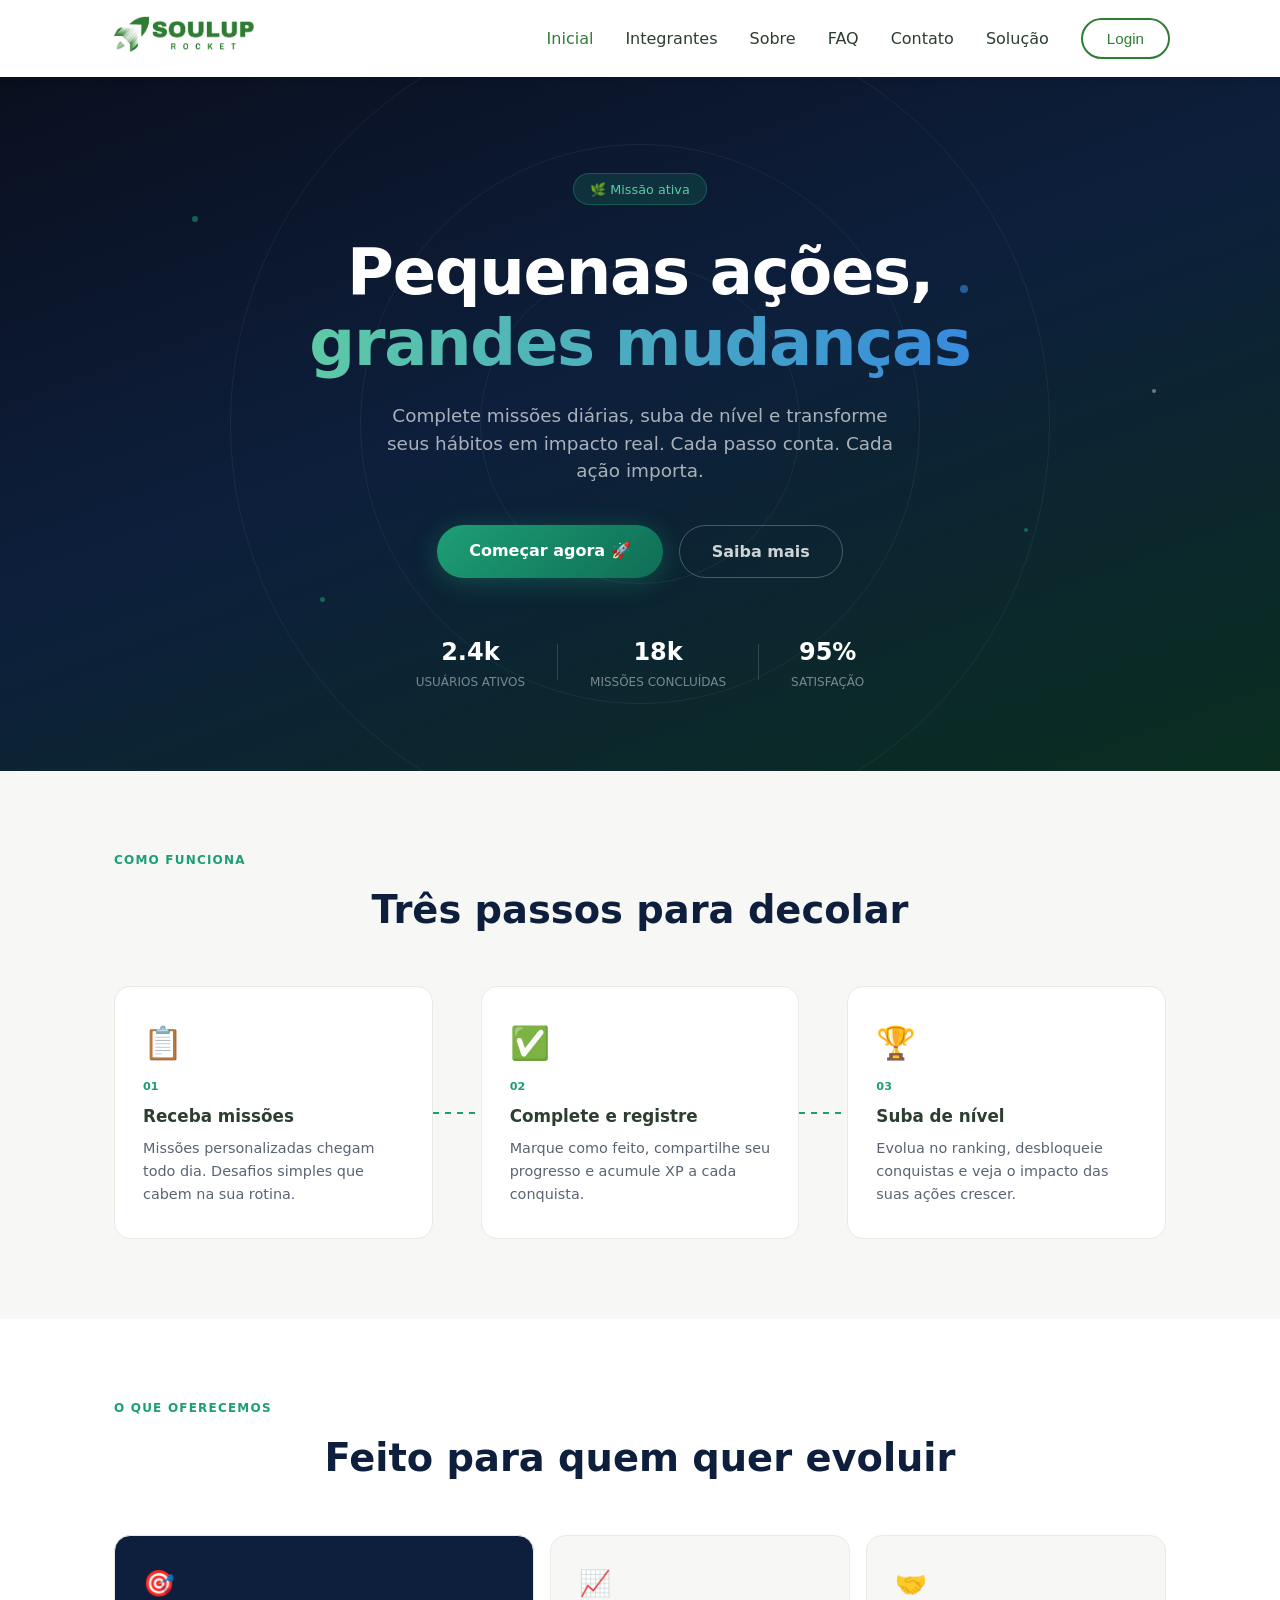
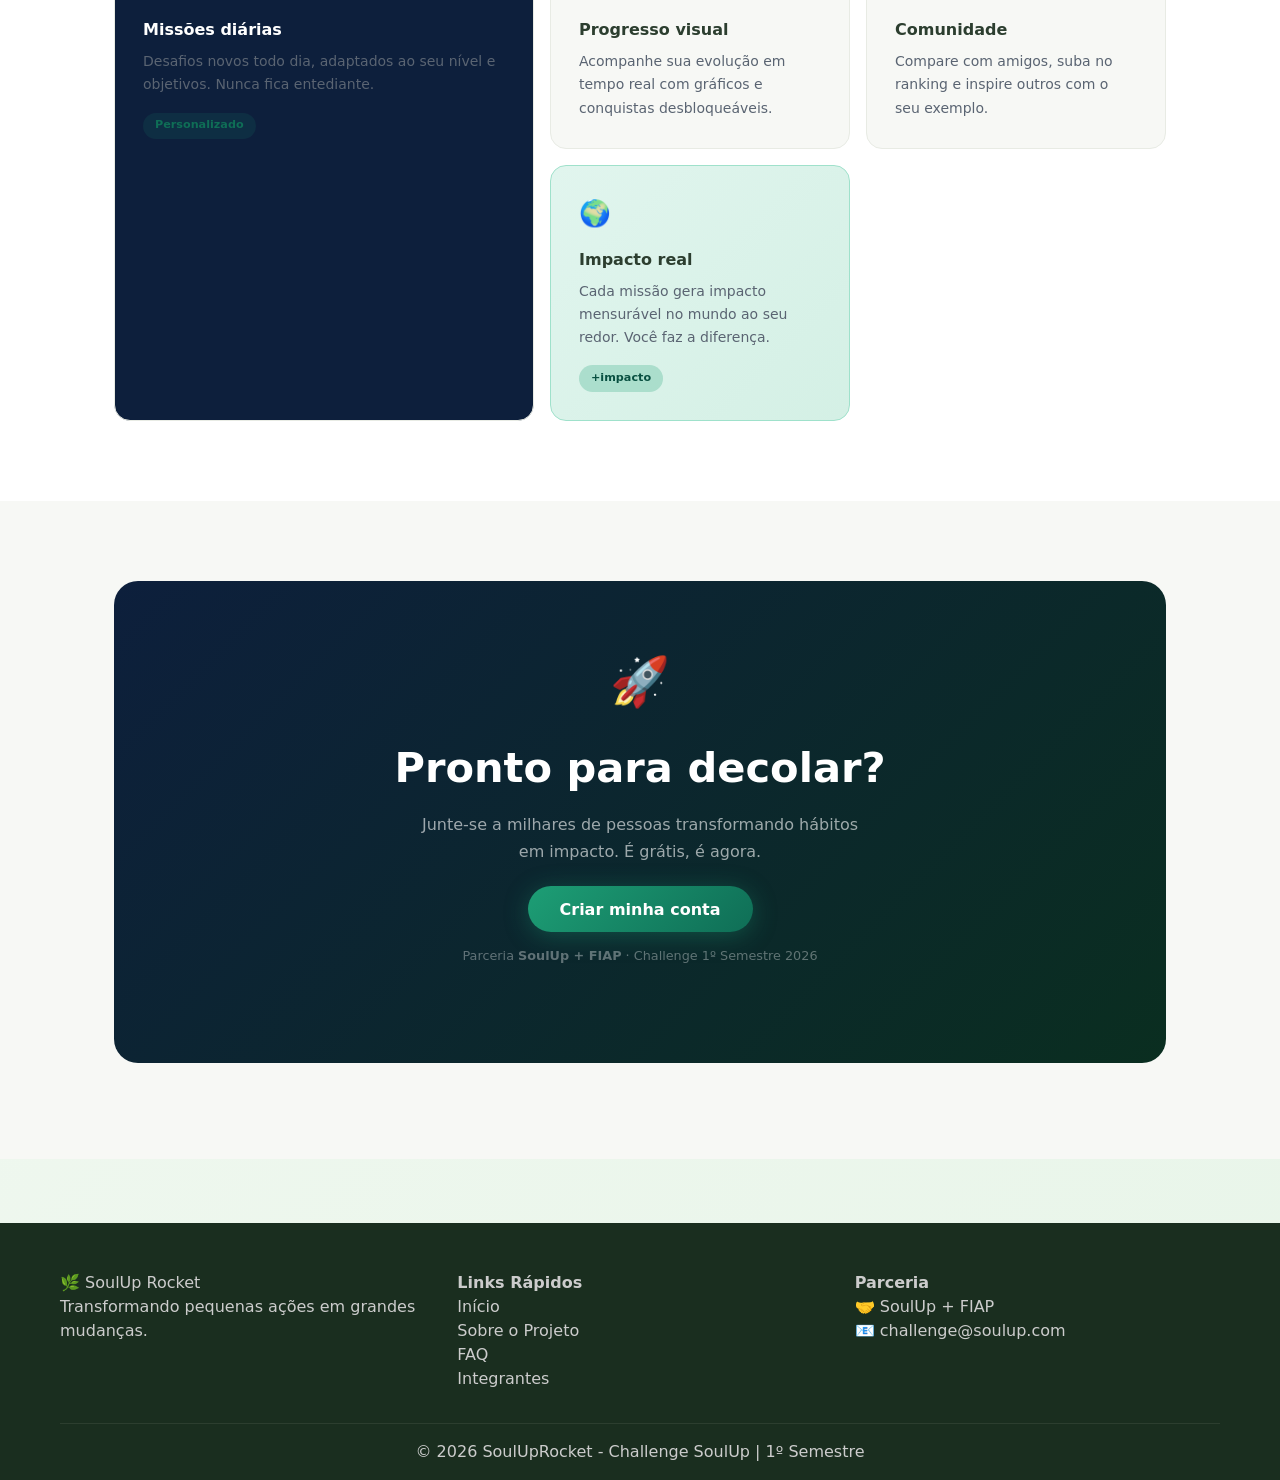
<file: index.html>
<!doctype html>
<html lang="en">

<head>
  <meta charset="UTF-8">
  <meta name="viewport" content="width=device-width, initial-scale=1.0">
  <title>SoulUp Rocket</title>
  <link rel="stylesheet" href="css/main.css">
  <script src="js/auth.js" defer></script>
  <script src="js/main.js" defer></script>
</head>

<body>
  <header>
    <div class="container header-container">
      <div class="logo"><img src="./assets/Logo.png" alt="Logo"></div>
      <nav>
        <ul>
          <li><a href="./index.html" class="active">Inicial</a></li>
          <li><a href="./integrantes.html">Integrantes</a></li>
          <li><a href="./sobre.html">Sobre</a></li>
          <li><a href="./faq.html">FAQ</a></li>
          <li><a href="./contato.html">Contato</a></li>
          <li><a href="./solucao.html">Solução</a></li>
          <li id="nav-missions" class="hidden"><a href="./missions.html">Missões</a></li>
          <li id="nav-profile" class="hidden"><a href="./perfil.html">Perfil</a></li>
          <li id="auth-buttons" class="visible"><button class="btn-secondary"><a href="./login.html">Login</a></button>
          </li>
          <li id="user-menu" class="hidden"><span id="user-display"></span><button class="btn-secondary"
              onclick="logout()">Sair</button></li>
        </ul>
      </nav>
      <div class="mobile-menu"><span>☰</span></div>
    </div>
  </header>
  <main>
    <section class="hero">
      <div class="hero-bg">
        <div class="hero-orbit orbit-1"></div>
        <div class="hero-orbit orbit-2"></div>
        <div class="hero-orbit orbit-3"></div>
        <div class="hero-particle p1"></div>
        <div class="hero-particle p2"></div>
        <div class="hero-particle p3"></div>
        <div class="hero-particle p4"></div>
        <div class="hero-particle p5"></div>
      </div>
      <div class="container hero-content">
        <div class="badge">🌿 Missão ativa</div>
        <h1>Pequenas ações,<br><span>grandes mudanças</span></h1>
        <p class="subtitle">Complete missões diárias, suba de nível e transforme seus hábitos em impacto real. Cada
          passo conta. Cada ação importa.</p>
        <div class="hero-cta">
          <a href="./login.html" class="btn-primary-hero">Começar agora 🚀</a>
          <a href="./sobre.html" class="btn-ghost-hero">Saiba mais</a>
        </div>
        <div class="hero-stats">
          <div class="stat"><span>2.4k</span><span>usuários ativos</span></div>
          <div class="stat-divider"></div>
          <div class="stat"><span>18k</span><span>missões concluídas</span></div>
          <div class="stat-divider"></div>
          <div class="stat"><span>95%</span><span>satisfação</span></div>
        </div>
      </div>
    </section>
    <section class="how-it-works">
      <div class="container">
        <div class="section-label">Como funciona</div>
        <h2 class="section-title">Três passos para decolar</h2>
        <div class="steps-grid">
          <div class="step-card">
            <div>📋</div>
            <div>01</div>
            <h3>Receba missões</h3>
            <p>Missões personalizadas chegam todo dia. Desafios simples que cabem na sua rotina.</p>
          </div>
          <div class="step-connector"></div>
          <div class="step-card">
            <div>✅</div>
            <div>02</div>
            <h3>Complete e registre</h3>
            <p>Marque como feito, compartilhe seu progresso e acumule XP a cada conquista.</p>
          </div>
          <div class="step-connector"></div>
          <div class="step-card">
            <div>🏆</div>
            <div>03</div>
            <h3>Suba de nível</h3>
            <p>Evolua no ranking, desbloqueie conquistas e veja o impacto das suas ações crescer.</p>
          </div>
        </div>
      </div>
    </section>
    <section class="features">
      <div class="container">
        <div class="section-label">O que oferecemos</div>
        <h2 class="section-title">Feito para quem quer evoluir</h2>
        <div class="features-grid">
          <div class="feature-card feature-large">
            <div>🎯</div>
            <h3>Missões diárias</h3>
            <p>Desafios novos todo dia, adaptados ao seu nível e objetivos. Nunca fica entediante.</p>
            <div class="feature-tag">Personalizado</div>
          </div>
          <div class="feature-card">
            <div>📈</div>
            <h3>Progresso visual</h3>
            <p>Acompanhe sua evolução em tempo real com gráficos e conquistas desbloqueáveis.</p>
          </div>
          <div class="feature-card">
            <div>🤝</div>
            <h3>Comunidade</h3>
            <p>Compare com amigos, suba no ranking e inspire outros com o seu exemplo.</p>
          </div>
          <div class="feature-card feature-accent">
            <div>🌍</div>
            <h3>Impacto real</h3>
            <p>Cada missão gera impacto mensurável no mundo ao seu redor. Você faz a diferença.</p>
            <div class="feature-tag feature-tag-dark">+impacto</div>
          </div>
        </div>
      </div>
    </section>
    <section class="cta-section">
      <div class="container">
        <div class="cta-card">
          <div class="cta-rocket">🚀</div>
          <h2>Pronto para decolar?</h2>
          <p>Junte-se a milhares de pessoas transformando hábitos em impacto. É grátis, é agora.</p>
          <a href="./login.html" class="btn-primary-hero">Criar minha conta</a>
          <p class="cta-note">Parceria <strong>SoulUp + FIAP</strong> · Challenge 1º Semestre 2026</p>
        </div>
      </div>
    </section>
  </main>
  <footer>
    <div class="footer-container">
      <div class="footer-content">
        <div class="footer-logo"><span>🌿</span> SoulUp Rocket<p>Transformando pequenas ações em grandes mudanças.</p>
        </div>
        <div class="footer-links">
          <h4>Links Rápidos</h4>
          <ul>
            <li><a href="index.html">Início</a></li>
            <li><a href="sobre.html">Sobre o Projeto</a></li>
            <li><a href="faq.html">FAQ</a></li>
            <li><a href="./integrantes.html">Integrantes</a></li>
          </ul>
        </div>
        <div class="footer-contact">
          <h4>Parceria</h4>
          <p>🤝 SoulUp + FIAP</p>
          <p>📧 challenge@soulup.com</p>
        </div>
      </div>
      <div class="footer-bottom">
        <p>© 2026 SoulUpRocket - Challenge SoulUp | 1º Semestre</p>
      </div>
    </div>
  </footer>
</body>

</html>
</file>
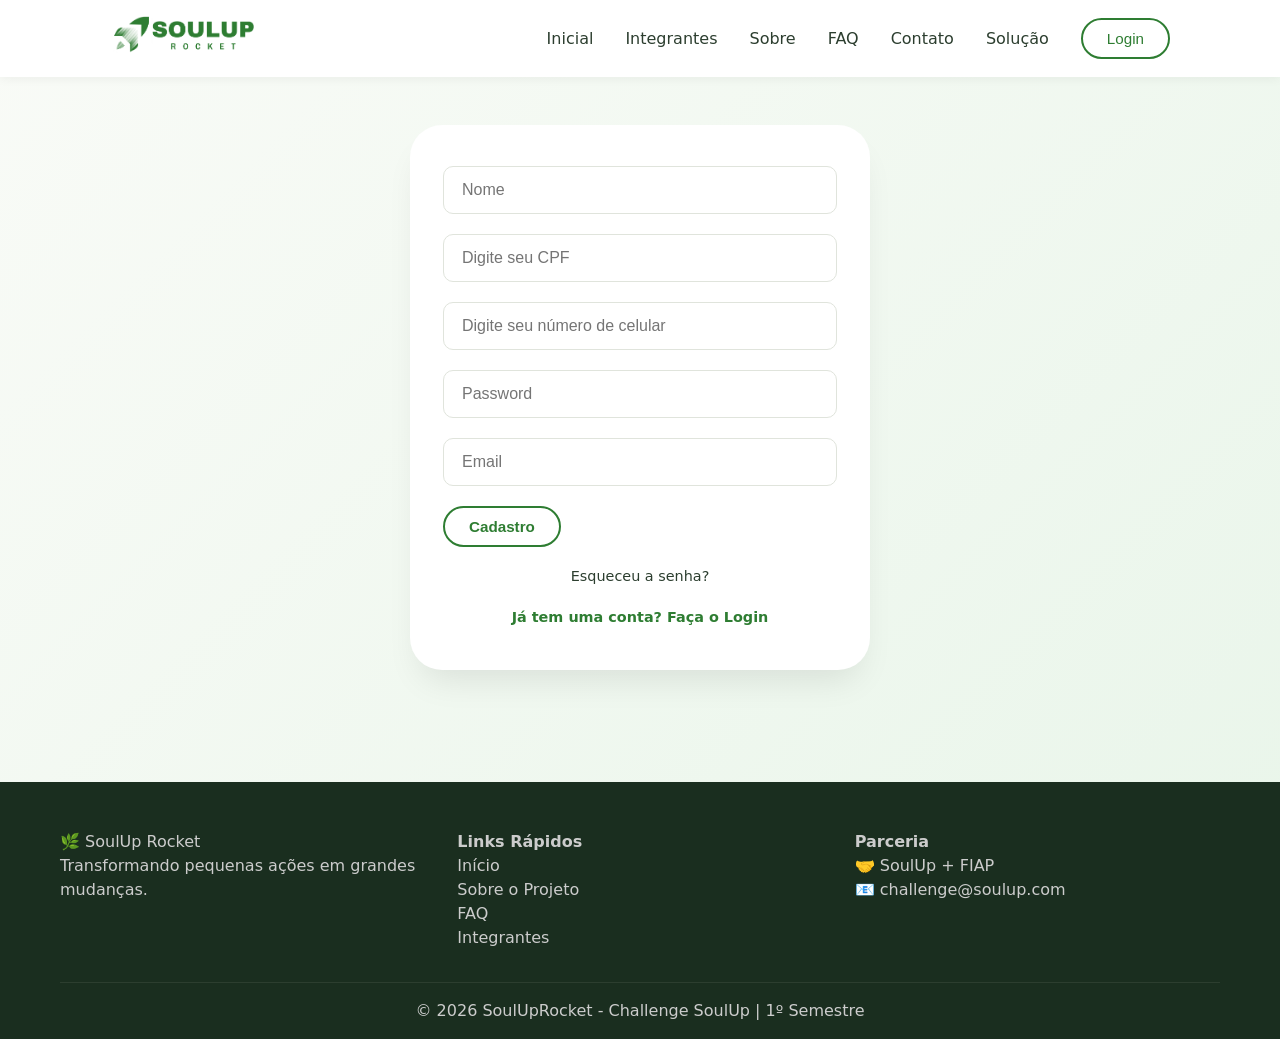
<file: cadastro.html>
<!DOCTYPE html>
<html lang="pt-br">

<head>
    <meta charset="UTF-8">
    <meta name="viewport" content="width=device-width, initial-scale=1.0">
    <title>Cadastro-SoulUp Rocket</title>
    <link rel="stylesheet" href="css/main.css">
    <script src="js/auth.js" defer></script>
    <script src="js/main.js" defer></script>
</head>

<body>
    <header>
        <div class="container header-container">
            <div class="logo"><img src="./assets/Logo.png" alt="Logo"></div>
            <nav>
                <ul>
                    <li><a href="./index.html">Inicial</a></li>
                    <li><a href="./integrantes.html">Integrantes</a></li>
                    <li><a href="./sobre.html">Sobre</a></li>
                    <li><a href="./faq.html">FAQ</a></li>
                    <li><a href="./contato.html">Contato</a></li>
                    <li><a href="./solucao.html">Solução</a></li>
                    <li><button class="btn-secondary"><a href="./login.html">Login</a></button></li>
                </ul>
            </nav>
            <div class="mobile-menu"><span>☰</span></div>
        </div>
    </header>
    <main>
        <div class="form-container">
            <form id="form-registro">
                <input type="text" id="registro-user" placeholder="Nome" required>
                <input type="tel" id="cpf" placeholder="Digite seu CPF">
                <input type="tel" id="celular" placeholder="Digite seu número de celular">
                <input type="password" id="registro-senha" placeholder="Password" required>
                <input type="email" id="registro-email" placeholder="Email" required>
                <button type="submit" class="btn-secondary">Cadastro</button>
                <div class="forgot-password">Esqueceu a senha?</div>
                <div class="have-account"><a href="./login.html">Já tem uma conta? Faça o Login</a></div>
            </form>
        </div>
    </main>
    <footer>
        <div class="footer-container">
            <div class="footer-content">
                <div class="footer-logo"><span>🌿</span> SoulUp Rocket<p>Transformando pequenas ações em grandes
                        mudanças.</p>
                </div>
                <div class="footer-links">
                    <h4>Links Rápidos</h4>
                    <ul>
                        <li><a href="index.html">Início</a></li>
                        <li><a href="sobre.html">Sobre o Projeto</a></li>
                        <li><a href="faq.html">FAQ</a></li>
                        <li><a href="./integrantes.html">Integrantes</a></li>
                    </ul>
                </div>
                <div class="footer-contact">
                    <h4>Parceria</h4>
                    <p>🤝 SoulUp + FIAP</p>
                    <p>📧 challenge@soulup.com</p>
                </div>
            </div>
            <div class="footer-bottom">
                <p>© 2026 SoulUpRocket - Challenge SoulUp | 1º Semestre</p>
            </div>
        </div>
    </footer>
    <script>
        function handlePhone(event) { /* mantido o original */ }
    </script>
</body>

</html>
</file>
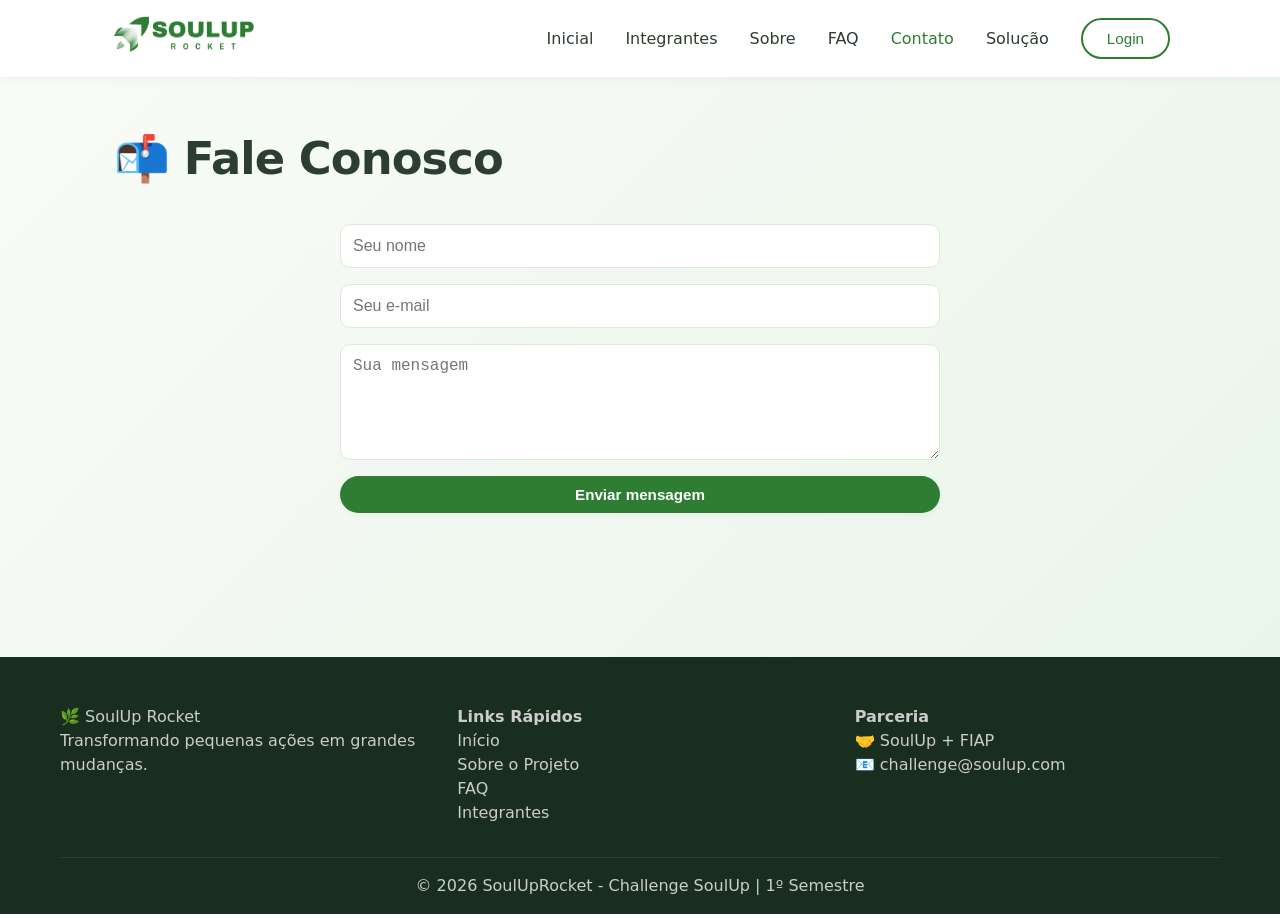
<file: contato.html>
<!doctype html>
<html lang="en">

<head>
  <meta charset="UTF-8">
  <meta name="viewport" content="width=device-width, initial-scale=1.0">
  <title>Contato-SoulUp Rocket</title>
  <link rel="stylesheet" href="css/main.css">
  <script src="js/auth.js" defer></script>
  <script src="js/main.js" defer></script>
</head>

<body>
  <header>
    <div class="container header-container">
      <div class="logo"><img src="./assets/Logo.png" alt="Logo"></div>
      <nav>
        <ul>
          <li><a href="./index.html">Inicial</a></li>
          <li><a href="./integrantes.html">Integrantes</a></li>
          <li><a href="./sobre.html">Sobre</a></li>
          <li><a href="./faq.html">FAQ</a></li>
          <li><a href="./contato.html" class="active">Contato</a></li>
          <li><a href="./solucao.html">Solução</a></li>
          <li id="nav-missions" class="hidden"><a href="./missions.html">Missões</a></li>
          <li id="nav-profile" class="hidden"><a href="./perfil.html">Perfil</a></li>
          <li id="auth-buttons" class="visible"><button class="btn-secondary"><a href="./login.html">Login</a></button>
          </li>
          <li id="user-menu" class="hidden"><span id="user-display"></span><button class="btn-secondary"
              onclick="logout()">Sair</button></li>
        </ul>
      </nav>
      <div class="mobile-menu"><span>☰</span></div>
    </div>
  </header>
  <main>
    <section class="contact-section">
      <div class="container">
        <h1>📬 Fale Conosco</h1>
        <form class="contact-form">
          <input type="text" placeholder="Seu nome">
          <input type="email" placeholder="Seu e-mail">
          <textarea rows="5" placeholder="Sua mensagem"></textarea>
          <button type="submit" class="btn-primary">Enviar mensagem</button>
        </form>
      </div>
    </section>
  </main>
  <footer>
    <div class="footer-container">
      <div class="footer-content">
        <div class="footer-logo"><span>🌿</span> SoulUp Rocket<p>Transformando pequenas ações em grandes mudanças.</p>
        </div>
        <div class="footer-links">
          <h4>Links Rápidos</h4>
          <ul>
            <li><a href="index.html">Início</a></li>
            <li><a href="sobre.html">Sobre o Projeto</a></li>
            <li><a href="faq.html">FAQ</a></li>
            <li><a href="./integrantes.html">Integrantes</a></li>
          </ul>
        </div>
        <div class="footer-contact">
          <h4>Parceria</h4>
          <p>🤝 SoulUp + FIAP</p>
          <p>📧 challenge@soulup.com</p>
        </div>
      </div>
      <div class="footer-bottom">
        <p>© 2026 SoulUpRocket - Challenge SoulUp | 1º Semestre</p>
      </div>
    </div>
  </footer>
</body>

</html>
</file>
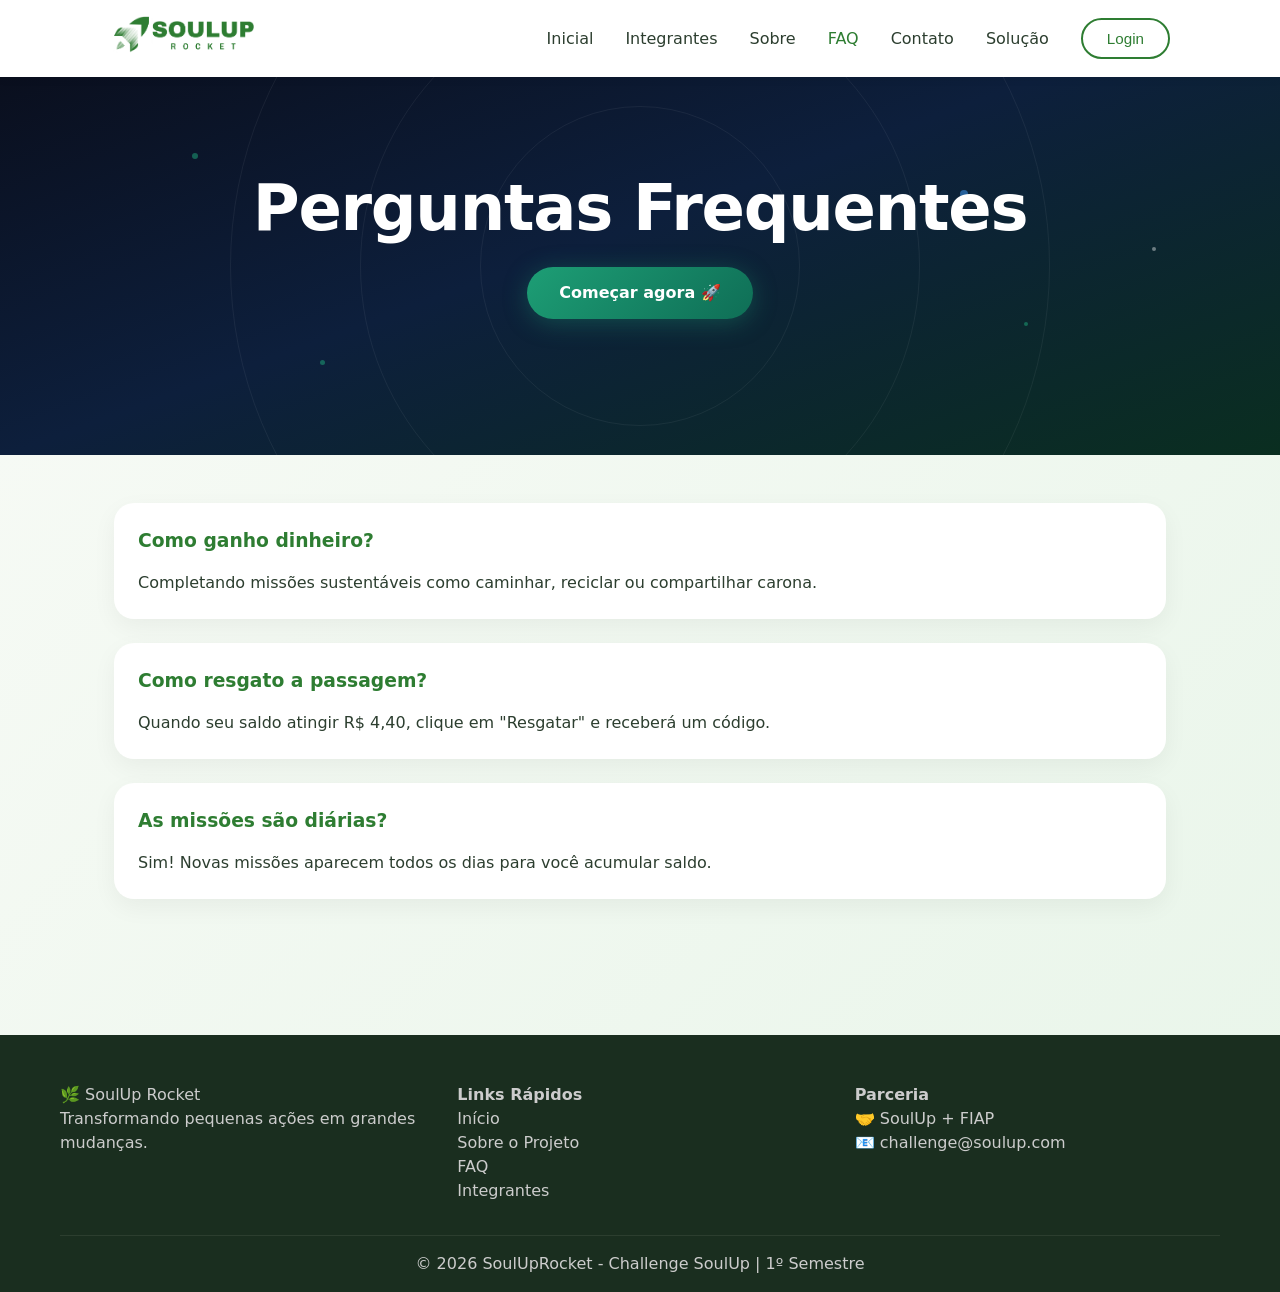
<file: faq.html>
<!doctype html>
<html lang="en">

<head>
  <meta charset="UTF-8">
  <meta name="viewport" content="width=device-width, initial-scale=1.0">
  <title>FAQ-SoulUp Rocket</title>
  <link rel="stylesheet" href="css/main.css">
  <script src="js/auth.js" defer></script>
  <script src="js/main.js" defer></script>
</head>

<body>
  <header>
    <div class="container header-container">
      <div class="logo"><img src="./assets/Logo.png" alt="Logo"></div>
      <nav>
        <ul>
          <li><a href="./index.html">Inicial</a></li>
          <li><a href="./integrantes.html">Integrantes</a></li>
          <li><a href="./sobre.html">Sobre</a></li>
          <li><a href="./faq.html" class="active">FAQ</a></li>
          <li><a href="./contato.html">Contato</a></li>
          <li><a href="./solucao.html">Solução</a></li>
          <li id="nav-missions" class="hidden"><a href="./missions.html">Missões</a></li>
          <li id="nav-profile" class="hidden"><a href="./perfil.html">Perfil</a></li>
          <li id="auth-buttons" class="visible"><button class="btn-secondary"><a href="./login.html">Login</a></button>
          </li>
          <li id="user-menu" class="hidden"><span id="user-display"></span><button class="btn-secondary"
              onclick="logout()">Sair</button></li>
        </ul>
      </nav>
      <div class="mobile-menu"><span>☰</span></div>
    </div>
  </header>
  <main>
    <section class="hero">
      <div class="hero-bg">
        <div class="hero-orbit orbit-1"></div>
        <div class="hero-orbit orbit-2"></div>
        <div class="hero-orbit orbit-3"></div>
        <div class="hero-particle p1"></div>
        <div class="hero-particle p2"></div>
        <div class="hero-particle p3"></div>
        <div class="hero-particle p4"></div>
        <div class="hero-particle p5"></div>
      </div>
      <div class="container hero-content">
        <h1>Perguntas Frequentes</h1>
        <div class="hero-cta"><a href="./login.html" class="btn-primary-hero">Começar agora 🚀</a></div>
      </div>
    </section>
    <section class="faq-section">
      <div class="container">
        <div class="faq-content">
          <div class="faq-item">
            <h3>Como ganho dinheiro?</h3>
            <p>Completando missões sustentáveis como caminhar, reciclar ou compartilhar carona.</p>
          </div>
          <div class="faq-item">
            <h3>Como resgato a passagem?</h3>
            <p>Quando seu saldo atingir R$ 4,40, clique em "Resgatar" e receberá um código.</p>
          </div>
          <div class="faq-item">
            <h3>As missões são diárias?</h3>
            <p>Sim! Novas missões aparecem todos os dias para você acumular saldo.</p>
          </div>
        </div>
      </div>
    </section>
  </main>
  <footer>
    <div class="footer-container">
      <div class="footer-content">
        <div class="footer-logo"><span>🌿</span> SoulUp Rocket<p>Transformando pequenas ações em grandes mudanças.</p>
        </div>
        <div class="footer-links">
          <h4>Links Rápidos</h4>
          <ul>
            <li><a href="index.html">Início</a></li>
            <li><a href="sobre.html">Sobre o Projeto</a></li>
            <li><a href="faq.html">FAQ</a></li>
            <li><a href="./integrantes.html">Integrantes</a></li>
          </ul>
        </div>
        <div class="footer-contact">
          <h4>Parceria</h4>
          <p>🤝 SoulUp + FIAP</p>
          <p>📧 challenge@soulup.com</p>
        </div>
      </div>
      <div class="footer-bottom">
        <p>© 2026 SoulUpRocket - Challenge SoulUp | 1º Semestre</p>
      </div>
    </div>
  </footer>
</body>

</html>
</file>
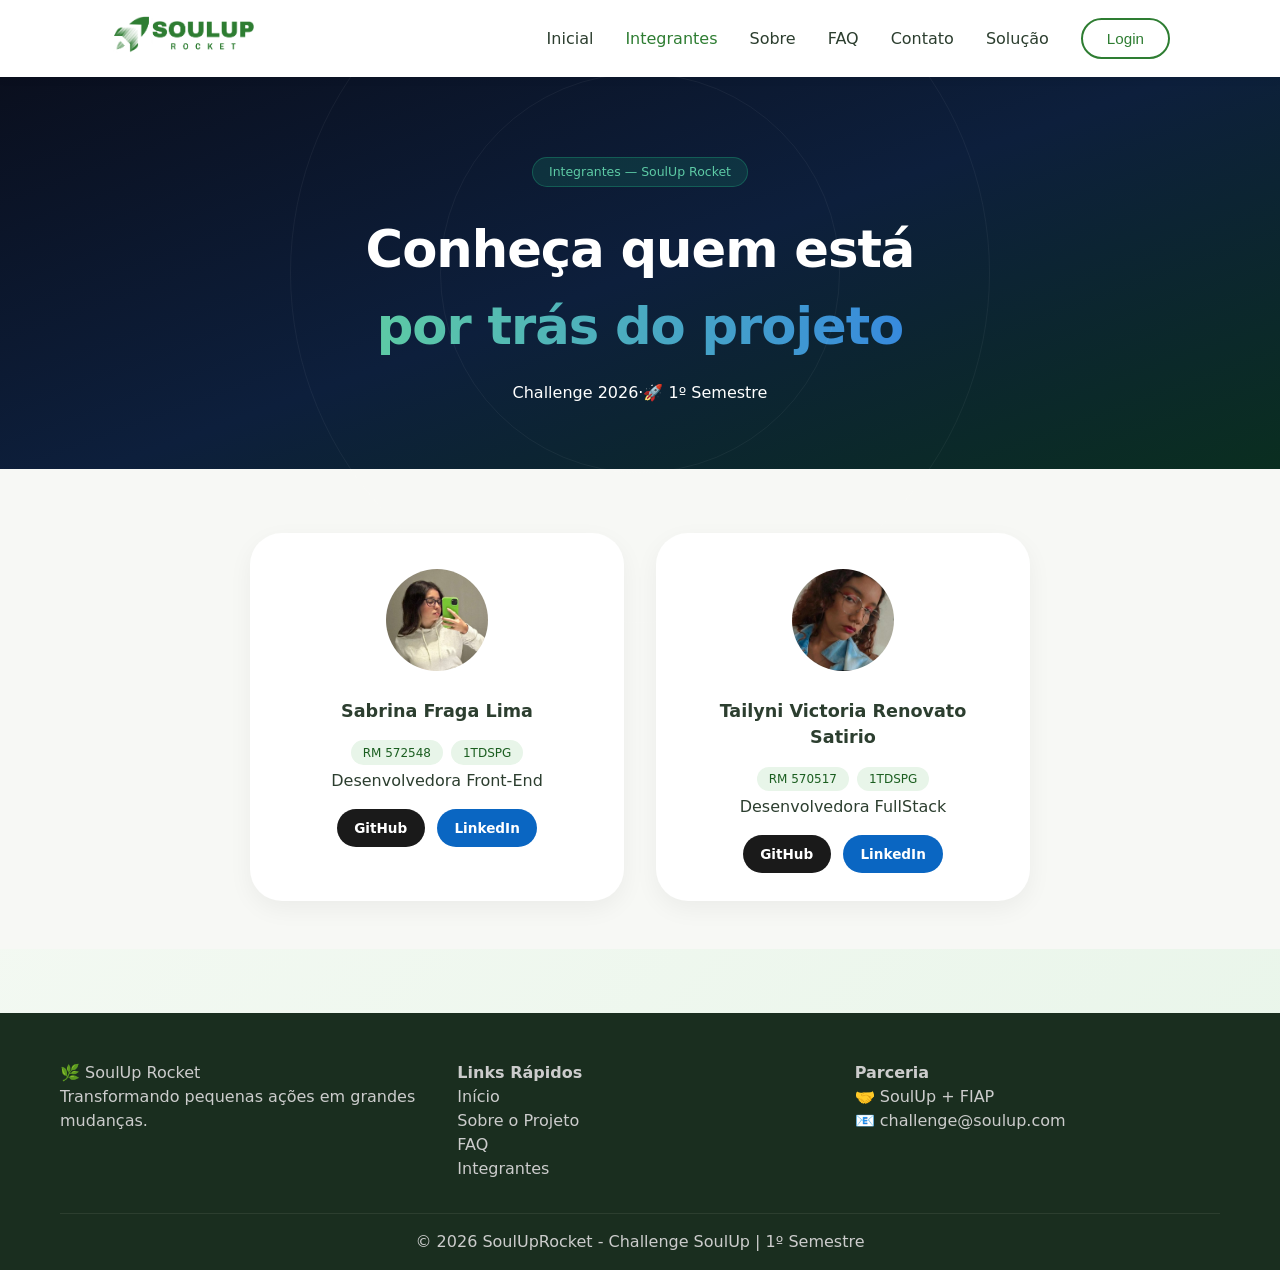
<file: integrantes.html>
<!doctype html>
<html lang="pt-BR">

<head>
  <meta charset="UTF-8">
  <meta name="viewport" content="width=device-width, initial-scale=1.0">
  <title>Integrantes — SoulUp Rocket</title>
  <link rel="stylesheet" href="css/main.css">
  <script src="js/auth.js" defer></script>
  <script src="js/main.js" defer></script>
</head>

<body>
  <header>
    <div class="container header-container">
      <div class="logo"><img src="./assets/Logo.png" alt="Logo SoulUp"></div>
      <nav>
        <ul>
          <li><a href="./index.html">Inicial</a></li>
          <li><a href="./integrantes.html" class="active">Integrantes</a></li>
          <li><a href="./sobre.html">Sobre</a></li>
          <li><a href="./faq.html">FAQ</a></li>
          <li><a href="./contato.html">Contato</a></li>
          <li><a href="./solucao.html">Solução</a></li>
          <li id="nav-missions" class="hidden"><a href="./missions.html">Missões</a></li>
          <li id="nav-profile" class="hidden"><a href="./perfil.html">Perfil</a></li>
          <li id="auth-buttons" class="visible"><button class="btn-secondary"><a href="./login.html">Login</a></button>
          </li>
          <li id="user-menu" class="hidden"><span id="user-display"></span><button class="btn-secondary"
              onclick="logout()">Sair</button></li>
        </ul>
      </nav>
      <div class="mobile-menu"><span>☰</span></div>
    </div>
  </header>
  <main>
    <section class="integrantes-header">
      <div class="integrantes-header-bg">
        <div class="integrantes-orbit i-orbit-1"></div>
        <div class="integrantes-orbit i-orbit-2"></div>
      </div>
      <div class="container integrantes-header-content">
        <div class="integrantes-badge">Integrantes — SoulUp Rocket</div>
        <h1 class="integrantes-title">Conheça quem está<br><span>por trás do projeto</span></h1>
        <div><span>Challenge 2026</span><span>·</span><span>🚀 1º Semestre</span></div>
      </div>
    </section>
    <section class="integrantes-section">
      <div class="container">
        <div class="integrantes-grid">
          <div class="integrante-card">
            <img src="./assets/img/sabrina.jpg" alt="Foto da Sabrina">
            <div class="integrante-card-body">
              <h2 class="integrante-name">Sabrina Fraga Lima</h2>
              <div><span class="integrante-tag">RM 572548</span><span class="integrante-tag">1TDSPG</span></div>
              <p class="integrante-role">Desenvolvedora Front-End</p>
              <div class="integrante-links">
                <a href="https://github.com/sabrinafraga" class="integrante-link integrante-link-github" target="_blank">GitHub</a>
                <a href="https://www.linkedin.com/in/sabrina-fraga-562777403/" class="integrante-link integrante-link-linkedin" target="_blank">LinkedIn</a>
              </div>
            </div>
          </div>
          <div class="integrante-card">
            <img src="./assets/img/tailyni.jpg" alt="Foto da Tailyni">
            <div class="integrante-card-body">
              <h2 class="integrante-name">Tailyni Victoria Renovato Satirio</h2>
              <div><span class="integrante-tag">RM 570517</span><span class="integrante-tag">1TDSPG</span></div>
              <p class="integrante-role">Desenvolvedora FullStack</p>
              <div class="integrante-links">
                <a href="https://github.com/TailyniDev" class="integrante-link integrante-link-github"
                  target="_blank">GitHub</a>
                <a href="https://www.linkedin.com/in/tailynisatiriodev/"
                  class="integrante-link integrante-link-linkedin" target="_blank">LinkedIn</a>
              </div>
            </div>
          </div>
        </div>
      </div>
    </section>
  </main>
  <footer>
    <div class="footer-container">
      <div class="footer-content">
        <div class="footer-logo"><span>🌿</span> SoulUp Rocket<p>Transformando pequenas ações em grandes mudanças.</p>
        </div>
        <div class="footer-links">
          <h4>Links Rápidos</h4>
          <ul>
            <li><a href="index.html">Início</a></li>
            <li><a href="sobre.html">Sobre o Projeto</a></li>
            <li><a href="faq.html">FAQ</a></li>
            <li><a href="./integrantes.html">Integrantes</a></li>
          </ul>
        </div>
        <div class="footer-contact">
          <h4>Parceria</h4>
          <p>🤝 SoulUp + FIAP</p>
          <p>📧 challenge@soulup.com</p>
        </div>
      </div>
      <div class="footer-bottom">
        <p>© 2026 SoulUpRocket - Challenge SoulUp | 1º Semestre</p>
      </div>
    </div>
  </footer>
</body>

</html>
</file>
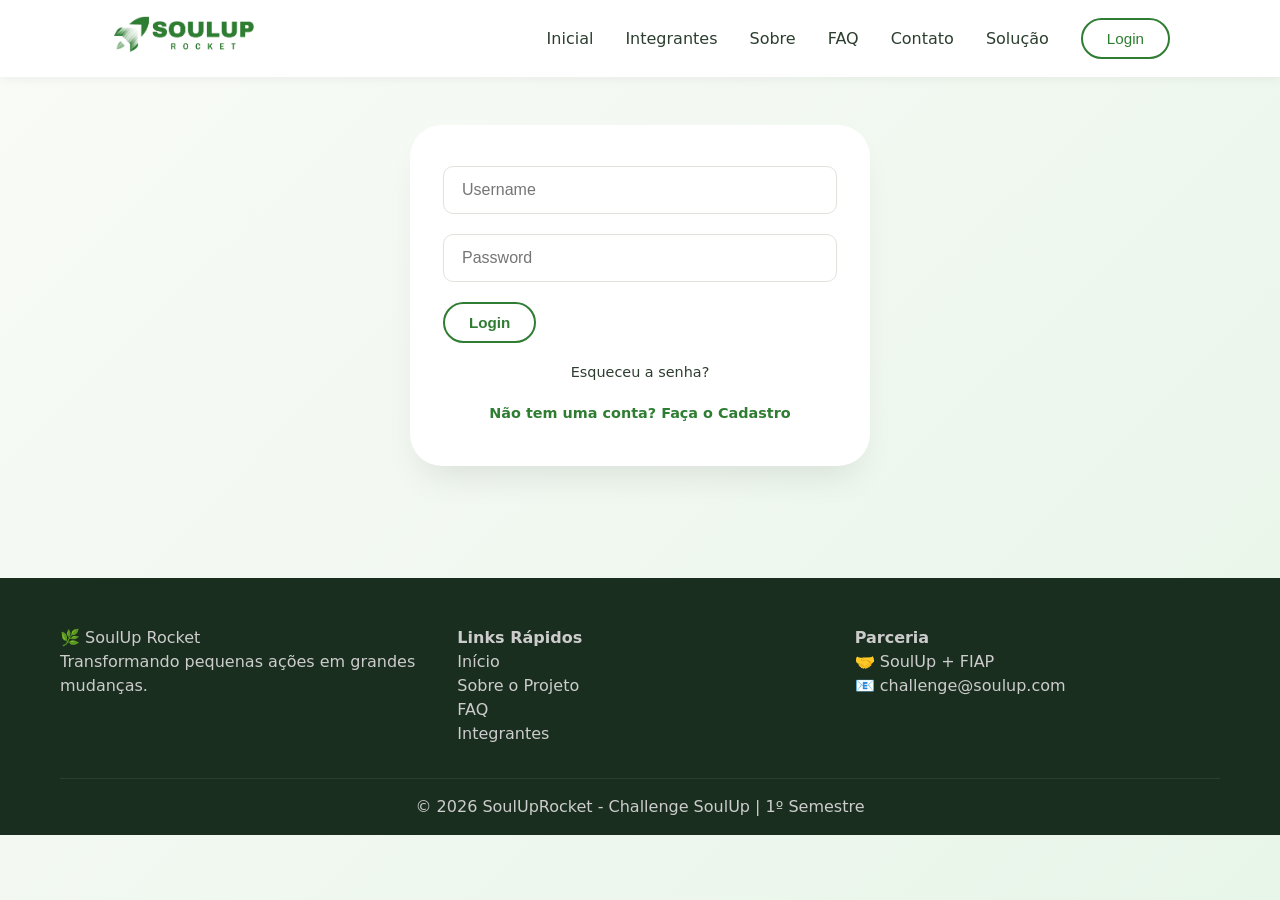
<file: login.html>
<!DOCTYPE html>
<html lang="en">

<head>
    <meta charset="UTF-8">
    <meta name="viewport" content="width=device-width, initial-scale=1.0">
    <title>Login-Soulup Rocket</title>
    <link rel="stylesheet" href="css/main.css">
    <script src="js/auth.js" defer></script>
    <script src="js/main.js" defer></script>
</head>

<body>
    <header>
        <div class="container header-container">
            <div class="logo"><img src="./assets/Logo.png" alt="Logo"></div>
            <nav>
                <ul>
                    <li><a href="./index.html">Inicial</a></li>
                    <li><a href="./integrantes.html">Integrantes</a></li>
                    <li><a href="./sobre.html">Sobre</a></li>
                    <li><a href="./faq.html">FAQ</a></li>
                    <li><a href="./contato.html">Contato</a></li>
                    <li><a href="./solucao.html">Solução</a></li>
                    <li id="nav-missions" class="hidden"><a href="./missions.html">Missões</a></li>
                    <li id="nav-profile" class="hidden"><a href="./perfil.html">Perfil</a></li>
                    <li id="auth-buttons" class="visible"><button class="btn-secondary"><a
                                href="./login.html">Login</a></button></li>
                    <li id="user-menu" class="hidden"><span id="user-display"></span><button class="btn-secondary"
                            onclick="logout()">Sair</button></li>
                </ul>
            </nav>
            <div class="mobile-menu"><span>☰</span></div>
        </div>
    </header>
    <main>
        <div class="form-container">
            <form id="form-login">
                <input type="text" id="login-user" placeholder="Username" required>
                <input type="password" id="login-senha" placeholder="Password" required>
                <button type="submit" class="btn-secondary">Login</button>
                <div class="forgot-password">Esqueceu a senha?</div>
                <div class="have-account"><a href="./cadastro.html">Não tem uma conta? Faça o Cadastro</a></div>
            </form>
        </div>
    </main>
    <footer>
        <div class="footer-container">
            <div class="footer-content">
                <div class="footer-logo"><span>🌿</span> SoulUp Rocket<p>Transformando pequenas ações em grandes
                        mudanças.</p>
                </div>
                <div class="footer-links">
                    <h4>Links Rápidos</h4>
                    <ul>
                        <li><a href="index.html">Início</a></li>
                        <li><a href="sobre.html">Sobre o Projeto</a></li>
                        <li><a href="faq.html">FAQ</a></li>
                        <li><a href="./integrantes.html">Integrantes</a></li>
                    </ul>
                </div>
                <div class="footer-contact">
                    <h4>Parceria</h4>
                    <p>🤝 SoulUp + FIAP</p>
                    <p>📧 challenge@soulup.com</p>
                </div>
            </div>
            <div class="footer-bottom">
                <p>© 2026 SoulUpRocket - Challenge SoulUp | 1º Semestre</p>
            </div>
        </div>
    </footer>
</body>

</html>
</file>
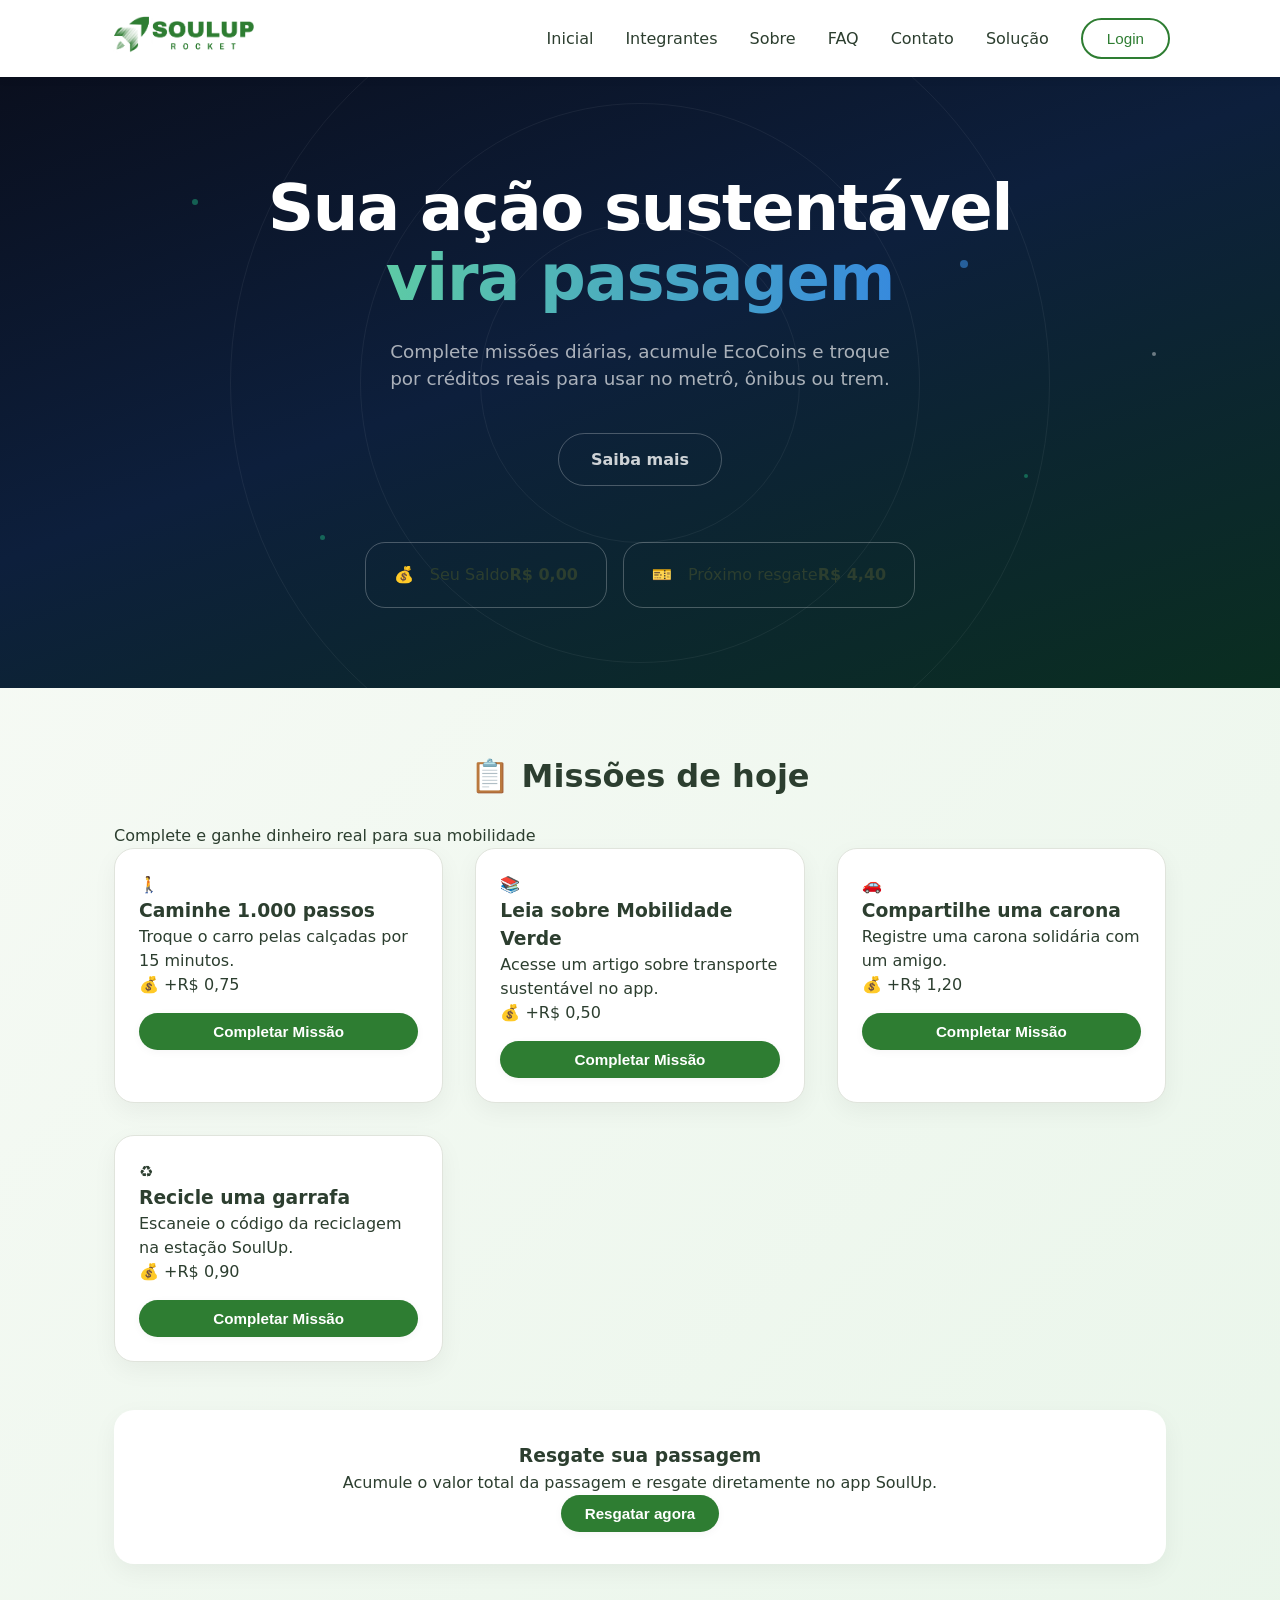
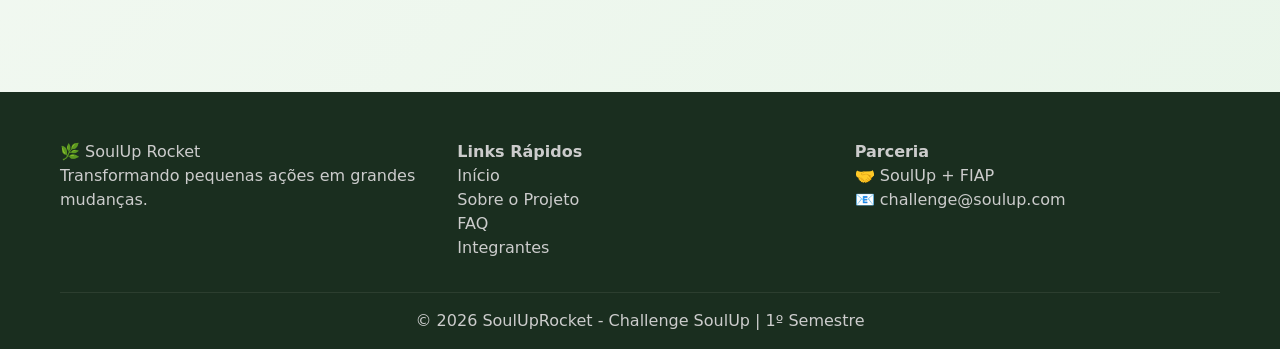
<file: missions.html>
<!DOCTYPE html>
<html lang="pt-BR">

<head>
    <meta charset="UTF-8">
    <meta name="viewport" content="width=device-width, initial-scale=1.0">
    <title>Missões — SoulUp Rocket</title>
    <link rel="stylesheet" href="css/main.css">
    <script src="js/auth.js" defer></script>
    <script src="js/main.js" defer></script>
</head>

<body>
    <header>
        <div class="container header-container">
            <div class="logo"><img src="./assets/Logo.png" alt="Logo SoulUp"></div>
            <nav>
                <ul>
                    <li><a href="./index.html">Inicial</a></li>
                    <li><a href="./integrantes.html">Integrantes</a></li>
                    <li><a href="./sobre.html">Sobre</a></li>
                    <li><a href="./faq.html">FAQ</a></li>
                    <li><a href="./contato.html">Contato</a></li>
                    <li><a href="./solucao.html">Solução</a></li>
                    <li id="nav-missions" class="hidden"><a href="./missions.html" class="active">Missões</a></li>
                    <li id="nav-profile" class="hidden"><a href="./perfil.html">Perfil</a></li>
                    <li id="auth-buttons" class="visible"><button class="btn-secondary"><a
                                href="./login.html">Login</a></button></li>
                    <li id="user-menu" class="hidden"><span id="user-display"></span><button class="btn-secondary"
                            onclick="logout()">Sair</button></li>
                </ul>
            </nav>
            <div class="mobile-menu"><span>☰</span></div>
        </div>
    </header>
    <main>
        <section class="hero">
            <div class="hero-bg">
                <div class="hero-orbit orbit-1"></div>
                <div class="hero-orbit orbit-2"></div>
                <div class="hero-orbit orbit-3"></div>
                <div class="hero-particle p1"></div>
                <div class="hero-particle p2"></div>
                <div class="hero-particle p3"></div>
                <div class="hero-particle p4"></div>
                <div class="hero-particle p5"></div>
            </div>
            <div class="container hero-content">
                <h1>Sua ação sustentável <br><span>vira passagem</span></h1>
                <p class="subtitle">Complete missões diárias, acumule EcoCoins e troque por créditos reais para usar no
                    metrô, ônibus ou trem.</p>
                <div class="hero-cta"><a href="./sobre.html" class="btn-ghost-hero">Saiba mais</a></div>
                <div class="missions-stats">
                    <div class="mission-stat-card"><span>💰</span>
                        <div><span>Seu Saldo</span><strong id="userBalance">R$ 12,50</strong></div>
                    </div>
                    <div class="mission-stat-card"><span>🎫</span>
                        <div><span>Próximo resgate</span><strong>R$ 4,40</strong></div>
                    </div>
                </div>
            </div>
        </section>
        <section class="missions">
            <div class="container">
                <h2>📋 Missões de hoje</h2>
                <p class="section-subtitle">Complete e ganhe dinheiro real para sua mobilidade</p>
                <div class="missions-grid" id="missionsGrid"></div>
                <div class="resgate-section">
                    <h3>Resgate sua passagem</h3>
                    <p>Acumule o valor total da passagem e resgate diretamente no app SoulUp.</p>
                    <button class="btn-primary" id="redeemBtn">Resgatar agora</button>
                    <div id="redeemMessage"></div>
                </div>
            </div>
        </section>
    </main>
    <footer>
        <div class="footer-container">
            <div class="footer-content">
                <div class="footer-logo"><span>🌿</span> SoulUp Rocket<p>Transformando pequenas ações em grandes
                        mudanças.</p>
                </div>
                <div class="footer-links">
                    <h4>Links Rápidos</h4>
                    <ul>
                        <li><a href="index.html">Início</a></li>
                        <li><a href="sobre.html">Sobre o Projeto</a></li>
                        <li><a href="faq.html">FAQ</a></li>
                        <li><a href="./integrantes.html">Integrantes</a></li>
                    </ul>
                </div>
                <div class="footer-contact">
                    <h4>Parceria</h4>
                    <p>🤝 SoulUp + FIAP</p>
                    <p>📧 challenge@soulup.com</p>
                </div>
            </div>
            <div class="footer-bottom">
                <p>© 2026 SoulUpRocket - Challenge SoulUp | 1º Semestre</p>
            </div>
        </div>
    </footer>
</body>

</html>
</file>
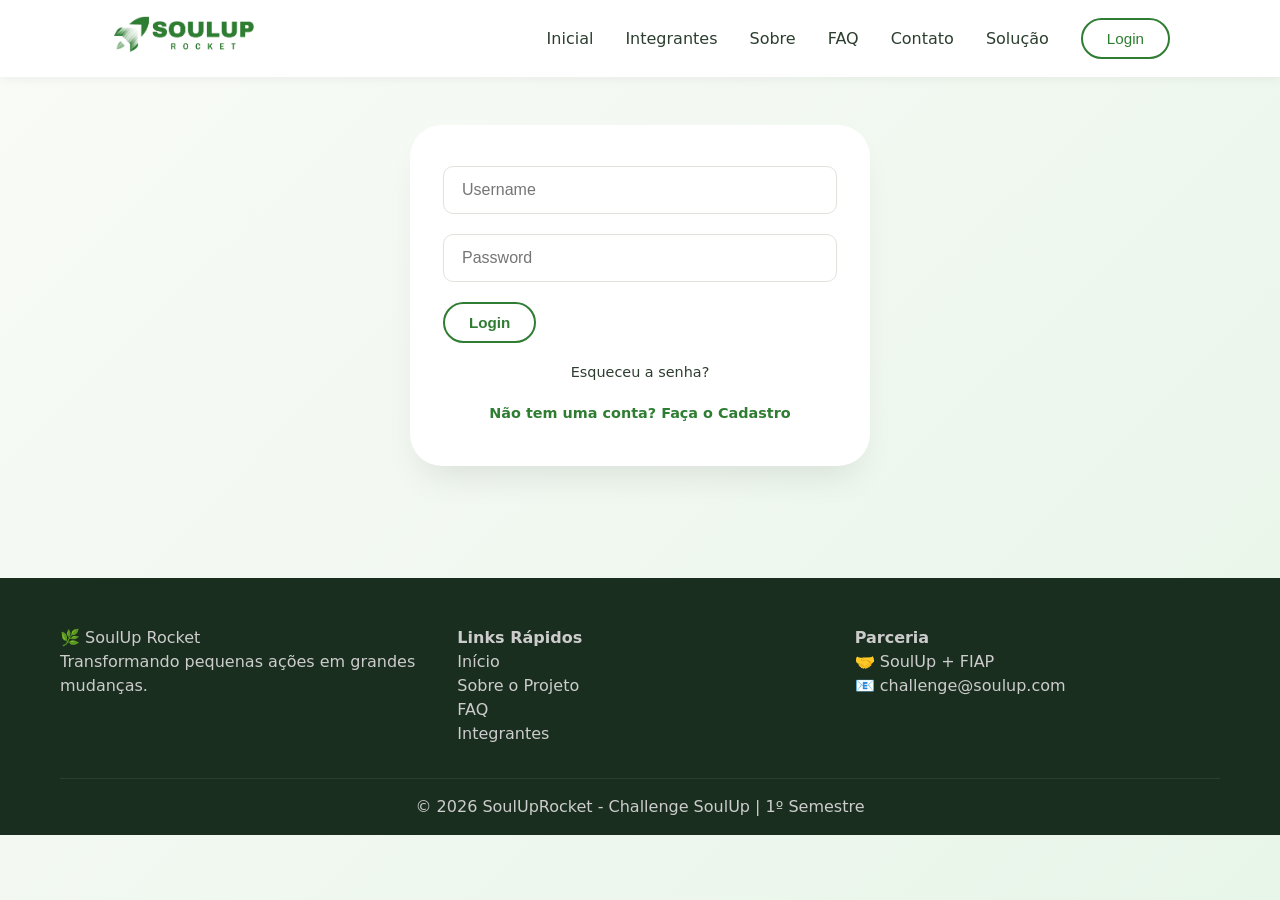
<file: perfil.html>
<!doctype html>
<html lang="pt-br">

<head>
    <meta charset="UTF-8">
    <meta name="viewport" content="width=device-width, initial-scale=1.0">
    <title>Meu Perfil — SoulUp Rocket</title>
    <link rel="stylesheet" href="css/main.css">
    <script src="js/main.js" defer></script>
    <script src="js/auth.js" defer></script>
    <script src="js/perfil.js" defer></script>
</head>

<body>
    <header>
        <div class="container header-container">
            <div class="logo"><img src="./assets/Logo.png" alt="Logo SoulUp"></div>
            <nav>
                <ul>
                    <li><a href="./index.html">Inicial</a></li>
                    <li><a href="./integrantes.html">Integrantes</a></li>
                    <li><a href="./sobre.html">Sobre</a></li>
                    <li><a href="./faq.html">FAQ</a></li>
                    <li><a href="./contato.html">Contato</a></li>
                    <li><a href="./solucao.html">Solução</a></li>
                    <li id="nav-missions" class="hidden"><a href="./missions.html">Missões</a></li>
                    <li id="nav-profile" class="hidden"><a href="./perfil.html" class="active">Perfil</a></li>
                    <li id="auth-buttons" class="visible"><button class="btn-secondary"><a
                                href="./login.html">Login</a></button></li>
                    <li id="user-menu" class="hidden"><span id="user-display"></span><button class="btn-secondary"
                            onclick="logout()">Sair</button></li>
                </ul>
            </nav>
            <div class="mobile-menu"><span>☰</span></div>
        </div>
    </header>
    <main>
        <section class="profile-header">
            <div class="container">
                <div class="profile-hero">
                    <div class="profile-avatar"><span id="profile-avatar-initials">?</span></div>
                    <div class="profile-info">
                        <div class="profile-badge">🌿 Membro ativo</div>
                        <h1 id="profile-name">Carregando...</h1>
                        <p id="profile-email" class="profile-email">—</p>
                    </div>
                </div>
            </div>
        </section>
        <section class="profile-stats-section">
            <div class="container">
                <div class="profile-stats-grid">
                    <div class="profile-stat-card"><span>💰</span><strong id="profile-balance">R$
                            0,00</strong><span>Saldo atual</span></div>
                    <div class="profile-stat-card"><span>✅</span><strong id="profile-missions">0</strong><span>Missões
                            concluídas</span></div>
                    <div class="profile-stat-card"><span>🎫</span><strong
                            id="profile-redeemed">0</strong><span>Passagens resgatadas</span></div>
                </div>
            </div>
        </section>
        <section class="profile-content-section">
            <div class="container">
                <div class="profile-content-grid">
                    <div class="profile-card">
                        <div class="profile-card-header"><span>👤</span>
                            <h2>Meus dados</h2>
                        </div>
                        <div class="profile-data-list">
                            <div class="profile-data-item"><span>Nome</span><span id="profile-name-detail">—</span>
                            </div>
                            <div class="profile-data-item"><span>E-mail</span><span id="profile-email-detail">—</span>
                            </div>
                            <div class="profile-data-item"><span>Membro desde</span><span id="profile-since">—</span>
                            </div>
                        </div>
                        <button class="btn-primary profile-logout-btn" onclick="logout()">Sair da conta</button>
                    </div>
                    <div class="profile-card">
                        <div class="profile-card-header"><span>📋</span>
                            <h2>Missões recentes</h2>
                        </div>
                        <ul class="profile-history-list" id="profile-history">
                            <li class="profile-history-item"><span>♻️</span>
                                <div><span>Separar resíduos recicláveis</span><span>Hoje</span></div><span
                                    class="profile-history-reward">+ R$ 0,50</span>
                            </li>
                            <li class="profile-history-item"><span>🚶</span>
                                <div><span>Caminhar ao invés de dirigir</span><span>Ontem</span></div><span
                                    class="profile-history-reward">+ R$ 1,00</span>
                            </li>
                            <li class="profile-history-item"><span>💡</span>
                                <div><span>Desligar luzes ao sair</span><span>2 dias atrás</span></div><span
                                    class="profile-history-reward">+ R$ 0,30</span>
                            </li>
                            <li class="profile-history-item"><span>🌿</span>
                                <div><span>Usar ecobag nas compras</span><span>3 dias atrás</span></div><span
                                    class="profile-history-reward">+ R$ 0,70</span>
                            </li>
                        </ul>
                        <a href="./missions.html" class="profile-see-more">Ver todas as missões →</a>
                    </div>
                </div>
                <div class="profile-progress-card">
                    <div class="profile-card-header"><span>🎯</span>
                        <h2>Progresso para o próximo resgate</h2>
                    </div>
                    <div class="profile-progress-info"><span id="profile-progress-current">R$
                            2,50</span><span>de</span><span>R$ 4,40</span></div>
                    <div class="profile-progress-bar">
                        <div class="profile-progress-fill" id="profile-progress-fill" style="width: 56%"></div>
                    </div>
                    <p class="profile-progress-hint">Faltam <strong>R$ 1,90</strong> para sua próxima passagem! 🚌</p>
                </div>
            </div>
        </section>
    </main>
    <footer>
        <div class="footer-container">
            <div class="footer-content">
                <div class="footer-logo"><span>🌿</span> SoulUp Rocket<p>Transformando pequenas ações em grandes
                        mudanças.</p>
                </div>
                <div class="footer-links">
                    <h4>Links Rápidos</h4>
                    <ul>
                        <li><a href="index.html">Início</a></li>
                        <li><a href="sobre.html">Sobre o Projeto</a></li>
                        <li><a href="faq.html">FAQ</a></li>
                        <li><a href="./integrantes.html">Integrantes</a></li>
                    </ul>
                </div>
                <div class="footer-contact">
                    <h4>Parceria</h4>
                    <p>🤝 SoulUp + FIAP</p>
                    <p>📧 challenge@soulup.com</p>
                </div>
            </div>
            <div class="footer-bottom">
                <p>© 2026 SoulUpRocket - Challenge SoulUp | 1º Semestre</p>
            </div>
        </div>
    </footer>
</body>

</html>
</file>
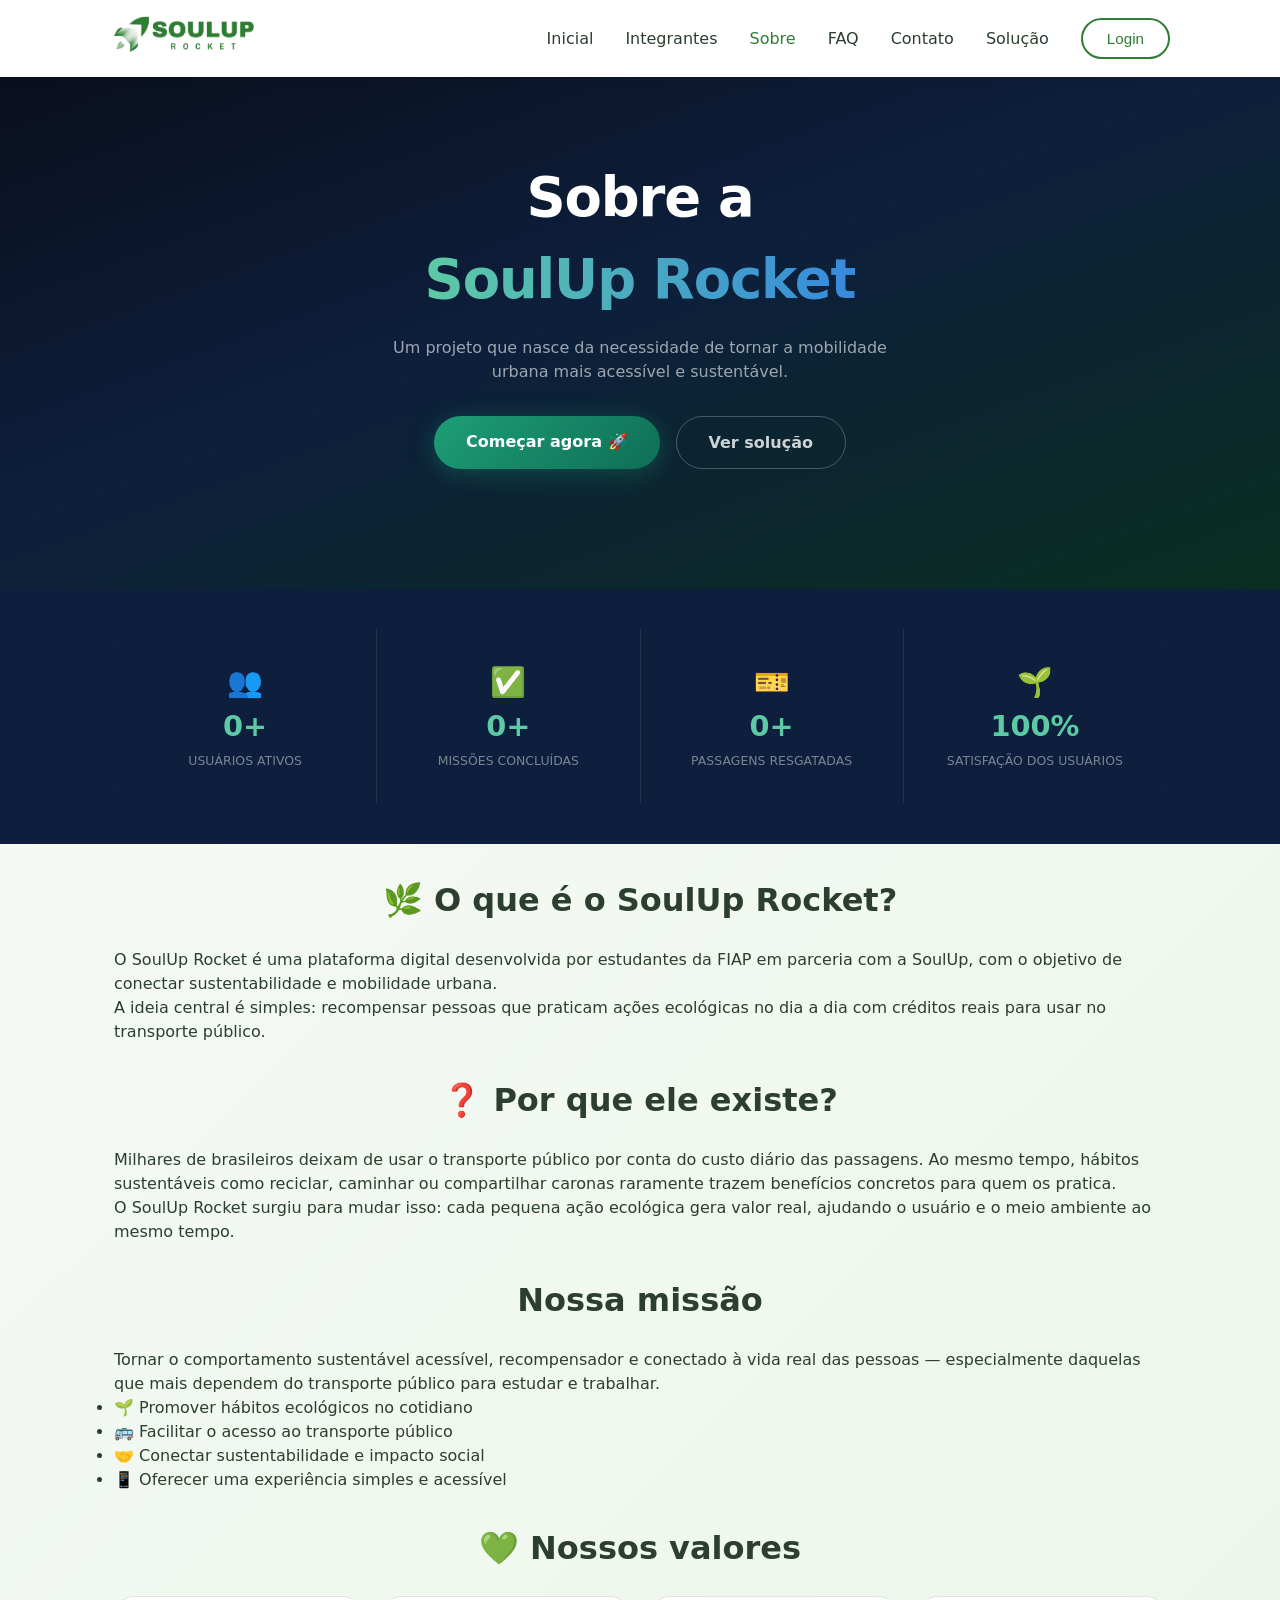
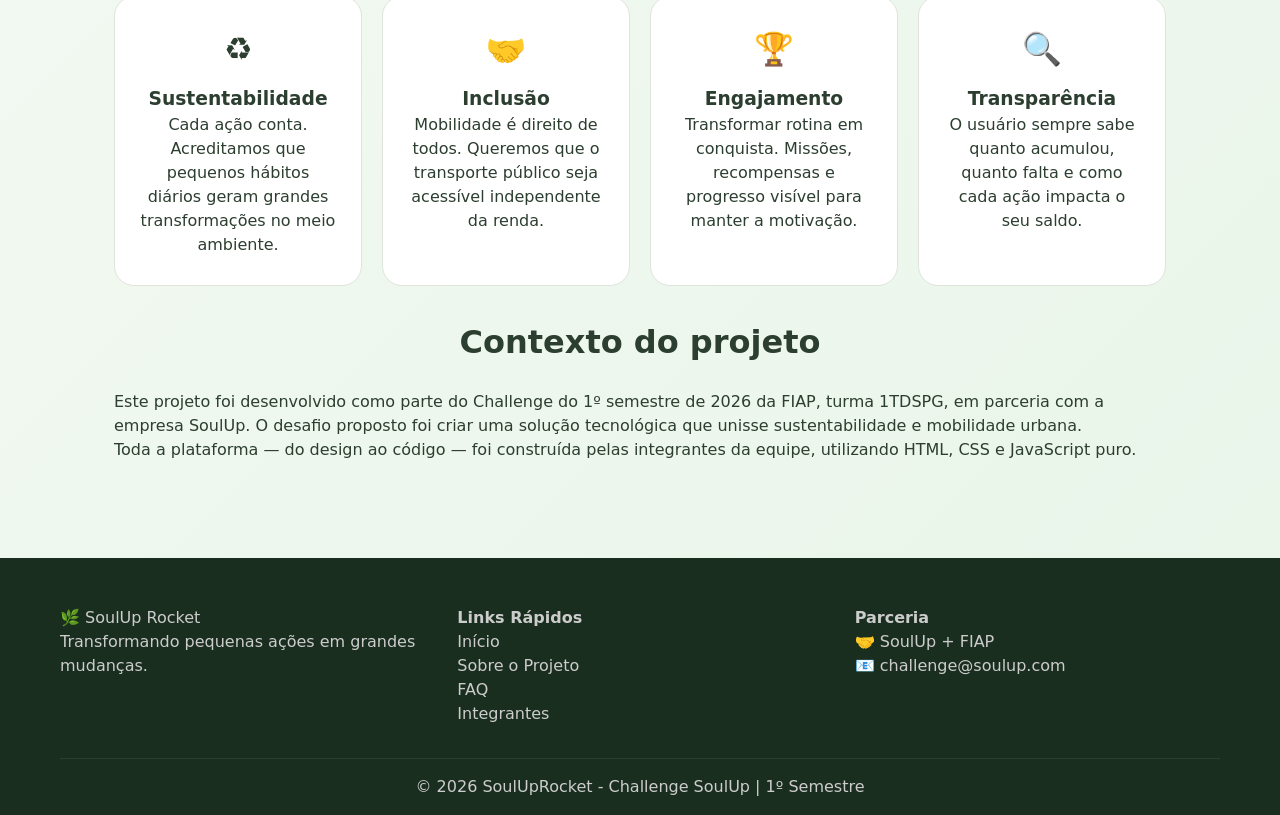
<file: sobre.html>
<!DOCTYPE html>
<html lang="pt-br">

<head>
    <meta charset="UTF-8">
    <meta name="viewport" content="width=device-width, initial-scale=1.0">
    <title>Sobre — SoulUp Rocket</title>
    <link rel="stylesheet" href="css/main.css">
    <script src="js/auth.js" defer></script>
    <script src="js/main.js" defer></script>
</head>

<body>
    <header>
        <div class="container header-container">
            <div class="logo"><img src="./assets/Logo.png" alt="Logo"></div>
            <nav>
                <ul>
                    <li><a href="./index.html">Inicial</a></li>
                    <li><a href="./integrantes.html">Integrantes</a></li>
                    <li><a href="./sobre.html" class="active">Sobre</a></li>
                    <li><a href="./faq.html">FAQ</a></li>
                    <li><a href="./contato.html">Contato</a></li>
                    <li><a href="./solucao.html">Solução</a></li>
                    <li id="nav-missions" class="hidden"><a href="./missions.html">Missões</a></li>
                    <li id="nav-profile" class="hidden"><a href="./perfil.html">Perfil</a></li>
                    <li id="auth-buttons" class="visible"><button class="btn-secondary"><a
                                href="./login.html">Login</a></button></li>
                    <li id="user-menu" class="hidden"><span id="user-display"></span><button class="btn-secondary"
                            onclick="logout()">Sair</button></li>
                </ul>
            </nav>
            <div class="mobile-menu"><span>☰</span></div>
        </div>
    </header>
    <main>
        <section class="sobre-hero">
            <div class="container">
                <h1>Sobre a<br><span>SoulUp Rocket</span></h1>
                <p>Um projeto que nasce da necessidade de tornar a mobilidade urbana mais acessível e sustentável.</p>
                <div class="hero-cta">
                    <a href="./login.html" class="btn-primary-hero">Começar agora 🚀</a>
                    <a href="./solucao.html" class="btn-ghost-hero">Ver solução</a>
                </div>
            </div>
        </section>
        <section class="sobre-stats-section">
            <div class="container">
                <div class="sobre-stats-grid">
                    <div class="sobre-stat-card"><span>👥</span><strong>0+</strong><span>Usuários ativos</span>
                    </div>
                    <div class="sobre-stat-card"><span>✅</span><strong>0+</strong><span>Missões concluídas</span>
                    </div>
                    <div class="sobre-stat-card"><span>🎫</span><strong>0+</strong><span>Passagens resgatadas</span>
                    </div>
                    <div class="sobre-stat-card"><span>🌱</span><strong>100%</strong><span>Satisfação dos usuários</span>
                    </div>
                </div>
            </div>
        </section>
        <section class="solucao-bloco">
            <div class="container">
                <div class="solucao-card">
                    <h2>🌿 O que é o SoulUp Rocket?</h2>
                    <p>O SoulUp Rocket é uma plataforma digital desenvolvida por estudantes da FIAP em parceria com a
                        SoulUp, com o objetivo de conectar sustentabilidade e mobilidade urbana.</p>
                    <p>A ideia central é simples: recompensar pessoas que praticam ações ecológicas no dia a dia com
                        créditos reais para usar no transporte público.</p>
                </div>
            </div>
        </section>
        <section class="solucao-bloco solucao-bloco-alt">
            <div class="container">
                <div class="solucao-card">
                    <h2>❓ Por que ele existe?</h2>
                    <p>Milhares de brasileiros deixam de usar o transporte público por conta do custo diário das
                        passagens. Ao mesmo tempo, hábitos sustentáveis como reciclar, caminhar ou compartilhar caronas
                        raramente trazem benefícios concretos para quem os pratica.</p>
                    <p>O SoulUp Rocket surgiu para mudar isso: cada pequena ação ecológica gera valor real, ajudando o
                        usuário e o meio ambiente ao mesmo tempo.</p>
                </div>
            </div>
        </section>
        <section class="solucao-bloco">
            <div class="container">
                <div class="solucao-card">
                    <h2>Nossa missão</h2>
                    <p>Tornar o comportamento sustentável acessível, recompensador e conectado à vida real das pessoas —
                        especialmente daquelas que mais dependem do transporte público para estudar e trabalhar.</p>
                    <ul class="solucao-impacto-lista">
                        <li>🌱 Promover hábitos ecológicos no cotidiano</li>
                        <li>🚌 Facilitar o acesso ao transporte público</li>
                        <li>🤝 Conectar sustentabilidade e impacto social</li>
                        <li>📱 Oferecer uma experiência simples e acessível</li>
                    </ul>
                </div>
            </div>
        </section>
        <section class="solucao-bloco">
            <div class="container">
                <h2 class="solucao-titulo-secao">💚 Nossos valores</h2>
                <div class="sobre-valores-grid">
                    <div class="sobre-valor-card"><span>♻️</span>
                        <h3>Sustentabilidade</h3>
                        <p>Cada ação conta. Acreditamos que pequenos hábitos diários geram grandes transformações no
                            meio ambiente.</p>
                    </div>
                    <div class="sobre-valor-card"><span>🤝</span>
                        <h3>Inclusão</h3>
                        <p>Mobilidade é direito de todos. Queremos que o transporte público seja acessível independente
                            da renda.</p>
                    </div>
                    <div class="sobre-valor-card"><span>🏆</span>
                        <h3>Engajamento</h3>
                        <p>Transformar rotina em conquista. Missões, recompensas e progresso visível para manter a
                            motivação.</p>
                    </div>
                    <div class="sobre-valor-card"><span>🔍</span>
                        <h3>Transparência</h3>
                        <p>O usuário sempre sabe quanto acumulou, quanto falta e como cada ação impacta o seu saldo.</p>
                    </div>
                </div>
            </div>
        </section>
        <section class="solucao-bloco solucao-bloco-alt">
            <div class="container">
                <div class="solucao-card">
                    <h2> Contexto do projeto</h2>
                    <p>Este projeto foi desenvolvido como parte do Challenge do 1º semestre de 2026 da FIAP, turma
                        1TDSPG, em parceria com a empresa SoulUp. O desafio proposto foi criar uma solução tecnológica
                        que unisse sustentabilidade e mobilidade urbana.</p>
                    <p>Toda a plataforma — do design ao código — foi construída pelas integrantes da equipe, utilizando
                        HTML, CSS e JavaScript puro.</p>
                </div>
            </div>
        </section>
    </main>
    <footer>
        <div class="footer-container">
            <div class="footer-content">
                <div class="footer-logo"><span>🌿</span> SoulUp Rocket<p>Transformando pequenas ações em grandes
                        mudanças.</p>
                </div>
                <div class="footer-links">
                    <h4>Links Rápidos</h4>
                    <ul>
                        <li><a href="index.html">Início</a></li>
                        <li><a href="sobre.html">Sobre o Projeto</a></li>
                        <li><a href="faq.html">FAQ</a></li>
                        <li><a href="./integrantes.html">Integrantes</a></li>
                    </ul>
                </div>
                <div class="footer-contact">
                    <h4>Parceria</h4>
                    <p>🤝 SoulUp + FIAP</p>
                    <p>📧 challenge@soulup.com</p>
                </div>
            </div>
            <div class="footer-bottom">
                <p>© 2026 SoulUpRocket - Challenge SoulUp | 1º Semestre</p>
            </div>
        </div>
    </footer>
</body>

</html>
</file>
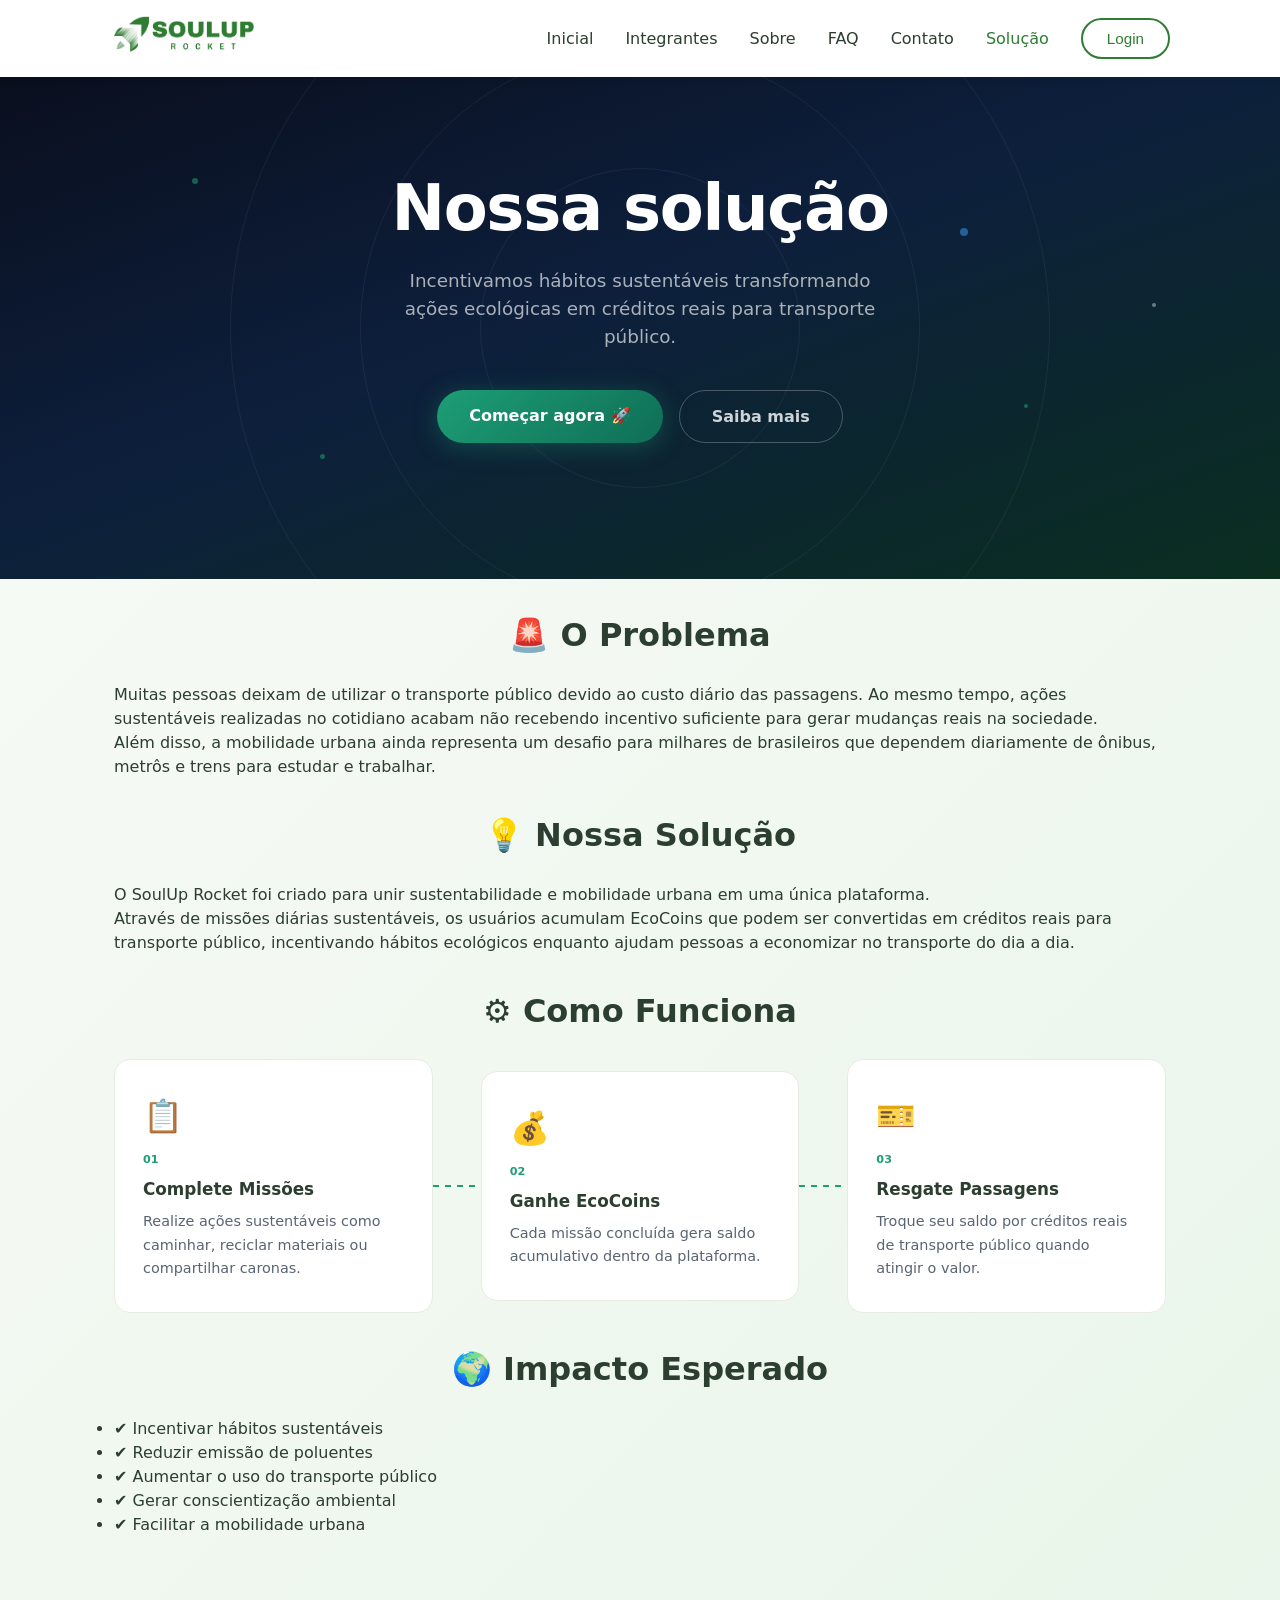
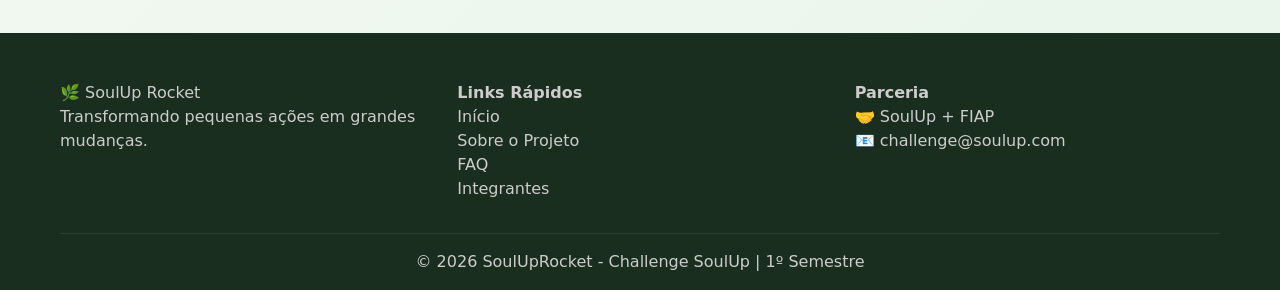
<file: solucao.html>
<!DOCTYPE html>
<html lang="pt-br">

<head>
    <meta charset="UTF-8">
    <meta name="viewport" content="width=device-width, initial-scale=1.0">
    <title>Solução-SoulUp Rocket</title>
    <link rel="stylesheet" href="css/main.css">
    <script src="js/auth.js" defer></script>
    <script src="js/main.js" defer></script>
</head>

<body>
    <header>
        <div class="container header-container">
            <div class="logo"><img src="./assets/Logo.png" alt="Logo"></div>
            <nav>
                <ul>
                    <li><a href="./index.html">Inicial</a></li>
                    <li><a href="./integrantes.html">Integrantes</a></li>
                    <li><a href="./sobre.html">Sobre</a></li>
                    <li><a href="./faq.html">FAQ</a></li>
                    <li><a href="./contato.html">Contato</a></li>
                    <li><a href="./solucao.html" class="active">Solução</a></li>
                    <li id="nav-missions" class="hidden"><a href="./missions.html">Missões</a></li>
                    <li id="nav-profile" class="hidden"><a href="./perfil.html">Perfil</a></li>
                    <li id="auth-buttons" class="visible"><button class="btn-secondary"><a
                                href="./login.html">Login</a></button></li>
                    <li id="user-menu" class="hidden"><span id="user-display"></span><button class="btn-secondary"
                            onclick="logout()">Sair</button></li>
                </ul>
            </nav>
            <div class="mobile-menu"><span>☰</span></div>
        </div>
    </header>
    <main>
        <section class="hero">
            <div class="hero-bg">
                <div class="hero-orbit orbit-1"></div>
                <div class="hero-orbit orbit-2"></div>
                <div class="hero-orbit orbit-3"></div>
                <div class="hero-particle p1"></div>
                <div class="hero-particle p2"></div>
                <div class="hero-particle p3"></div>
                <div class="hero-particle p4"></div>
                <div class="hero-particle p5"></div>
            </div>
            <div class="container hero-content">
                <h1>Nossa solução</h1>
                <p class="subtitle">Incentivamos hábitos sustentáveis transformando ações ecológicas em créditos reais
                    para transporte público.</p>
                <div class="hero-cta"><a href="./login.html" class="btn-primary-hero">Começar agora 🚀</a><a
                        href="./sobre.html" class="btn-ghost-hero">Saiba mais</a></div>
            </div>
        </section>
        <!-- O Problema -->
        <section class="solucao-bloco">
            <div class="container">
                <div class="solucao-card">
                    <h2>🚨 O Problema</h2>
                    <p>
                        Muitas pessoas deixam de utilizar o transporte público devido ao custo diário das passagens. Ao mesmo tempo, ações sustentáveis realizadas no cotidiano acabam não recebendo incentivo suficiente para gerar mudanças reais na sociedade.
                    </p>
                    <p>
                        Além disso, a mobilidade urbana ainda representa um desafio para milhares de brasileiros que dependem diariamente de ônibus, metrôs e trens para estudar e trabalhar.
                    </p>
                </div>
            </div>
        </section>
        
        <section class="solucao-bloco solucao-bloco-alt">
            <div class="container">
                <div class="solucao-card">
                    <h2>💡 Nossa Solução</h2>
                    <p>
                        O SoulUp Rocket foi criado para unir sustentabilidade e mobilidade urbana em uma única plataforma.
                    </p>
                    <p>
                        Através de missões diárias sustentáveis, os usuários acumulam EcoCoins que podem ser convertidas em créditos reais para transporte público, incentivando hábitos ecológicos enquanto ajudam pessoas a economizar no transporte do dia a dia.
                    </p>
                </div>
            </div>
        </section>
 
        <section class="solucao-bloco">
            <div class="container">
                <h2 class="solucao-titulo-secao">⚙️ Como Funciona</h2>
                <div class="steps-grid">
                    <div class="step-card">
                        <div class="step-icon">📋</div>
                        <div class="step-num">01</div>
                        <h3>Complete Missões</h3>
                        <p>Realize ações sustentáveis como caminhar, reciclar materiais ou compartilhar caronas.</p>
                    </div>
                    <div class="step-connector"></div>
                    <div class="step-card">
                        <div class="step-icon">💰</div>
                        <div class="step-num">02</div>
                        <h3>Ganhe EcoCoins</h3>
                        <p>Cada missão concluída gera saldo acumulativo dentro da plataforma.</p>
                    </div>
                    <div class="step-connector"></div>
                    <div class="step-card">
                        <div class="step-icon">🎫</div>
                        <div class="step-num">03</div>
                        <h3>Resgate Passagens</h3>
                        <p>Troque seu saldo por créditos reais de transporte público quando atingir o valor.</p>
                    </div>
                </div>
            </div>
        </section>
 
        <section class="solucao-bloco solucao-bloco-alt">
            <div class="container">
                <div class="solucao-card">
                    <h2>🌍 Impacto Esperado</h2>
                    <ul class="solucao-impacto-lista">
                        <li>✔️ Incentivar hábitos sustentáveis</li>
                        <li>✔️ Reduzir emissão de poluentes</li>
                        <li>✔️ Aumentar o uso do transporte público</li>
                        <li>✔️ Gerar conscientização ambiental</li>
                        <li>✔️ Facilitar a mobilidade urbana</li>
                    </ul>
                </div>
            </div>
        </section>
    </main>
    <footer>
        <div class="footer-container">
            <div class="footer-content">
                <div class="footer-logo"><span>🌿</span> SoulUp Rocket<p>Transformando pequenas ações em grandes
                        mudanças.</p>
                </div>
                <div class="footer-links">
                    <h4>Links Rápidos</h4>
                    <ul>
                        <li><a href="index.html">Início</a></li>
                        <li><a href="sobre.html">Sobre o Projeto</a></li>
                        <li><a href="faq.html">FAQ</a></li>
                        <li><a href="./integrantes.html">Integrantes</a></li>
                    </ul>
                </div>
                <div class="footer-contact">
                    <h4>Parceria</h4>
                    <p>🤝 SoulUp + FIAP</p>
                    <p>📧 challenge@soulup.com</p>
                </div>
            </div>
            <div class="footer-bottom">
                <p>© 2026 SoulUpRocket - Challenge SoulUp | 1º Semestre</p>
            </div>
        </div>
    </footer>
</body>

</html>
</file>
<file: css/main.css>
@import url('./base.css');
@import url('./header.css');
@import url('./conteudo.css');
@import url('./footer.css');
@import url('./responsividade.css');
@import url('./missions.css');
@import url('./hero.css');
@import url('./perfil.css');
</file>
